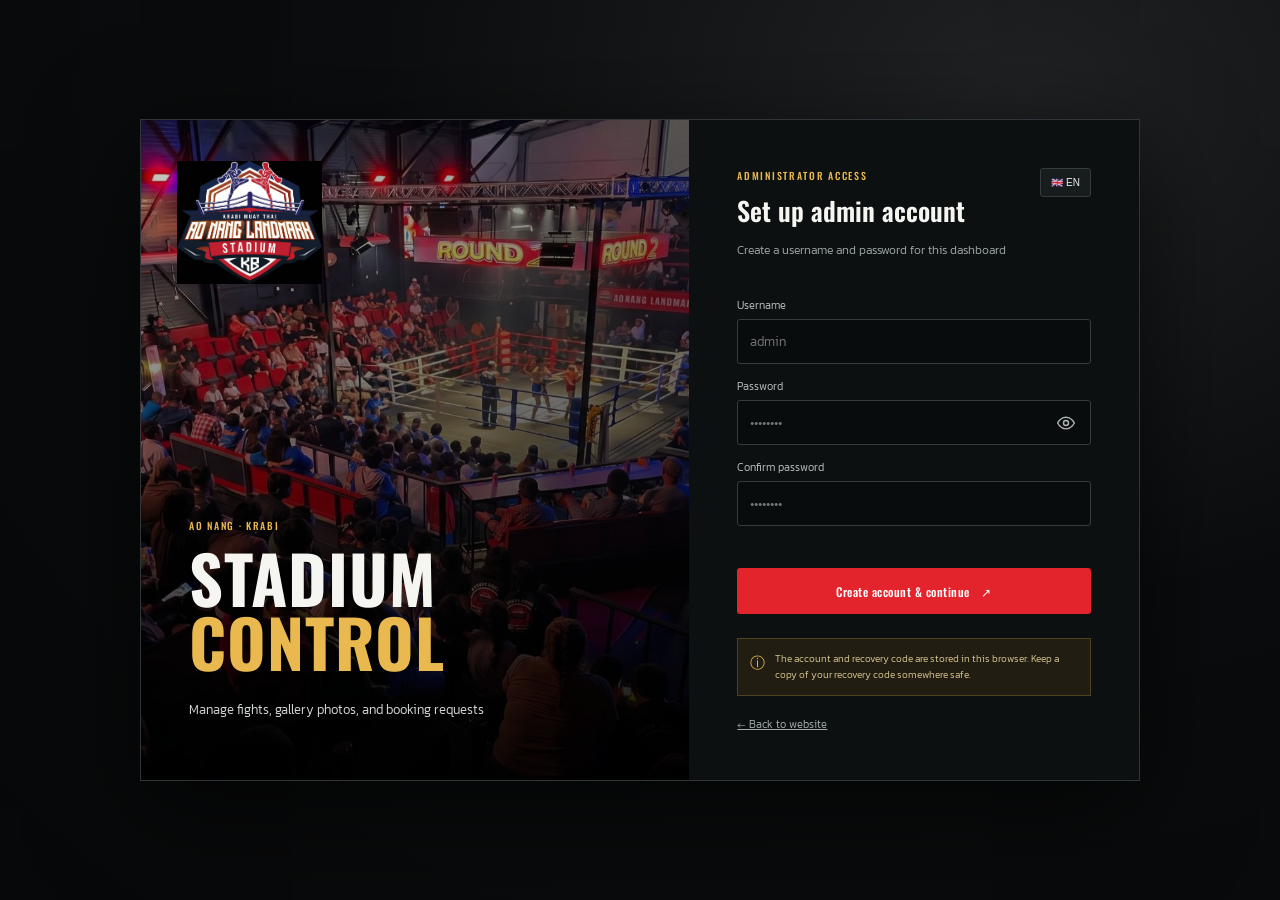
<file: admin/index.html>
<!DOCTYPE html>
<html lang="en">
<head>
<meta charset="UTF-8"><meta name="viewport" content="width=device-width, initial-scale=1.0"><base href="../">
<meta name="robots" content="noindex, nofollow, noarchive">
<title>Dashboard | Aonang Landmark Boxing Stadium</title>
<link rel="preconnect" href="https://fonts.googleapis.com"><link href="https://fonts.googleapis.com/css2?family=Kanit:wght@300;400;500;600;700&family=Oswald:wght@400;500;600;700&display=swap" rel="stylesheet">
<link rel="stylesheet" href="dashboard.css"><style>html.auth-pending body{visibility:hidden}</style><script>document.documentElement.classList.add('auth-pending')</script><script src="auth-guard.js"></script>
</head>
<body>
<aside class="sidebar"><a class="brand" href="index.html"><img src="logo.jpg" alt="Aonang Landmark"><span>STADIUM<br><small>MANAGEMENT</small></span></a><div class="side-label" data-th="เมนูหลัก" data-en="MAIN MENU">เมนูหลัก</div><button class="side-link active" data-view="overview"><span>▦</span><b data-th="ภาพรวม" data-en="Overview">ภาพรวม</b></button><button class="side-link" data-view="fights"><span>🥊</span><b data-th="ตารางแข่งขัน" data-en="Fight schedule">ตารางแข่งขัน</b></button><button class="side-link" data-view="bookings"><span>▤</span><b data-th="รายการจอง" data-en="Bookings">รายการจอง</b></button><button class="side-link" data-view="images"><span>▧</span><b data-th="จัดการรูปภาพ" data-en="Manage images">จัดการรูปภาพ</b></button><a class="side-link back-site" href="index.html"><span>↗</span><b data-th="กลับหน้าเว็บไซต์" data-en="View website">กลับหน้าเว็บไซต์</b></a><div class="sidebar-foot">AO NANG · KRABI</div></aside>
<main class="main"><header class="topbar"><div><div class="crumb" data-th="ระบบจัดการสนามมวย" data-en="STADIUM MANAGEMENT">ระบบจัดการสนามมวย</div><h1 id="pageTitle" data-th="ภาพรวม" data-en="Overview">ภาพรวม</h1></div><div class="top-actions"><button id="langToggle" class="lang">🇹🇭 TH</button><button id="logoutButton" class="logout" data-th="ออกจากระบบ" data-en="Log out">ออกจากระบบ</button></div></header>
<section class="view active" id="overview"><div class="welcome"><div><p class="eyebrow" data-th="ยินดีต้อนรับสู่แดชบอร์ด" data-en="WELCOME TO YOUR DASHBOARD">ยินดีต้อนรับสู่แดชบอร์ด</p><h2 data-th="จัดการค่ำคืนแห่งมวยไทย" data-en="Manage your fight nights">จัดการค่ำคืนแห่งมวยไทย</h2><p data-th="ดูภาพรวมรายการจองและจัดการตารางการแข่งขัน" data-en="Review bookings and manage the fight schedule">ดูภาพรวมรายการจองและจัดการตารางการแข่งขัน</p></div><span class="welcome-mark">✦</span></div>
<div class="metrics"><article class="metric"><span data-th="รายการแข่งขัน" data-en="Scheduled fights">รายการแข่งขัน</span><strong id="fightMetric">—</strong><small data-th="ในตารางปัจจุบัน" data-en="in current schedule">ในตารางปัจจุบัน</small></article><article class="metric"><span data-th="คำขอจองทั้งหมด" data-en="Total booking requests">คำขอจองทั้งหมด</span><strong id="bookingMetric">—</strong><small data-th="บันทึกในฐานข้อมูล D1" data-en="stored in D1 database">บันทึกในฐานข้อมูล D1</small></article><article class="metric"><span data-th="คำขอใหม่" data-en="New requests">คำขอใหม่</span><strong id="newMetric">—</strong><small data-th="รอตรวจสอบ" data-en="awaiting review">รอตรวจสอบ</small></article></div>
<div class="panel"><div class="panel-head"><div><p class="eyebrow" data-th="รายการถัดไป" data-en="UP NEXT">รายการถัดไป</p><h3 data-th="ตารางแข่งขัน" data-en="Fight schedule">ตารางแข่งขัน</h3></div><button class="text-button" data-goto="fights" data-th="จัดการตาราง →" data-en="Manage schedule →">จัดการตาราง →</button></div><div id="overviewFights" class="table-wrap"></div></div>
<div class="panel live-link-panel"><div class="panel-head"><div><p class="eyebrow" data-th="ตั้งค่าหน้าเว็บไซต์" data-en="WEBSITE SETTINGS">ตั้งค่าหน้าเว็บไซต์</p><h3 data-th="ลิงก์ YouTube Live" data-en="YouTube Live link">ลิงก์ YouTube Live</h3></div></div><label for="youtubeLiveUrl" data-th="วางลิงก์ YouTube Live หรือวิดีโอที่ต้องการแสดง" data-en="Paste the YouTube Live or video link to display">วางลิงก์ YouTube Live หรือวิดีโอที่ต้องการแสดง</label><div class="live-link-controls"><input id="youtubeLiveUrl" type="url" data-th-placeholder="เช่น https://www.youtube.com/live/…" data-en-placeholder="e.g. https://www.youtube.com/live/…" placeholder="e.g. https://www.youtube.com/live/…"><button class="primary" id="saveYoutubeLive" data-th="บันทึกลิงก์" data-en="Save link">บันทึกลิงก์</button></div><small id="youtubeLiveStatus" class="live-link-status" aria-live="polite"></small></div><div class="panel shared-schedule-panel"><div class="panel-head"><div><p class="eyebrow" data-th="ซิงก์ข้อมูลข้ามอุปกรณ์" data-en="CROSS-DEVICE SYNC">ซิงก์ข้อมูลข้ามอุปกรณ์</p><h3 data-th="เชื่อมตารางกับเซิร์ฟเวอร์" data-en="Connect schedule to server">เชื่อมตารางกับเซิร์ฟเวอร์</h3></div></div><label for="fightSyncToken" data-th="คีย์ผู้ดูแล Cloudflare" data-en="Cloudflare admin token">คีย์ผู้ดูแล Cloudflare</label><div class="live-link-controls"><input id="fightSyncToken" type="password" autocomplete="off" data-th-placeholder="กรอกคีย์ที่ตั้งไว้ใน Cloudflare Pages" data-en-placeholder="Enter the token configured in Cloudflare Pages" placeholder="Enter the token configured in Cloudflare Pages"><button class="primary" id="saveFightSyncToken" data-th="เชื่อมต่อ" data-en="Connect">เชื่อมต่อ</button></div><small id="fightSyncStatus" class="live-link-status" aria-live="polite"></small></div><div class="notice"><span>ⓘ</span><p data-th="หลังตั้งค่า D1, KV และเผยแพร่เว็บไซต์บน Cloudflare Pages แล้ว ให้กรอกคีย์ผู้ดูแลและกดเชื่อมต่อเพื่อใช้ข้อมูลตารางแข่งขัน รายการจอง ลิงก์ถ่ายทอดสด และรูปภาพร่วมกันทุกอุปกรณ์ การเปลี่ยนแปลงบนอุปกรณ์อื่นอาจใช้เวลาสักครู่จึงแสดง" data-en="After configuring D1, KV and deploying the site on Cloudflare Pages, enter the admin key and connect to share the schedule, booking requests, live stream link, and uploaded images across devices. Changes made on another device may take a short time to appear.">หลังตั้งค่า D1, KV และเผยแพร่เว็บไซต์บน Cloudflare Pages แล้ว ให้กรอกคีย์ผู้ดูแลและกดเชื่อมต่อเพื่อใช้ข้อมูลตารางแข่งขัน รายการจอง ลิงก์ถ่ายทอดสด และรูปภาพร่วมกันทุกอุปกรณ์ การเปลี่ยนแปลงบนอุปกรณ์อื่นอาจใช้เวลาสักครู่จึงแสดง</p></div></section>
<section class="view" id="fights"><div class="panel"><div class="panel-head"><div><p class="eyebrow" data-th="จัดการข้อมูลหน้าเว็บไซต์" data-en="MANAGE WEBSITE CONTENT">จัดการข้อมูลหน้าเว็บไซต์</p><h3 data-th="ตารางการแข่งขัน" data-en="Fight schedule">ตารางการแข่งขัน</h3></div><button class="primary" id="addFight" data-th="＋ เพิ่มรายการ" data-en="＋ Add event">＋ เพิ่มรายการ</button></div><div id="fightTable" class="table-wrap"></div></div></section>
<section class="view" id="bookings"><div class="panel"><div class="panel-head"><div><p class="eyebrow" data-th="คำขอจากหน้า Booking" data-en="REQUESTS FROM BOOKING PAGE">คำขอจากหน้า Booking</p><h3 data-th="รายการจอง" data-en="Booking requests">รายการจอง</h3></div><div class="search-wrap"><button class="secondary" id="refreshBookings" type="button">↻ รีเฟรชจาก D1</button><input id="bookingSearch" placeholder="ค้นหาชื่อ / Search name"><select id="bookingFilter"><option value="all" data-th="ทั้งหมด" data-en="All">ทั้งหมด</option><option value="new" data-th="ใหม่" data-en="New">ใหม่</option><option value="pending_payment" data-th="รอชำระเงิน" data-en="Awaiting payment">รอชำระเงิน</option><option value="reviewed" data-th="ตรวจสอบแล้ว" data-en="Reviewed">ตรวจสอบแล้ว</option></select></div></div><small id="bookingSyncStatus" class="live-link-status" aria-live="polite">ยังไม่ได้โหลดข้อมูลจาก D1</small><div id="bookingTable" class="table-wrap"></div><div id="emptyBookings" class="empty hidden"><span>▤</span><b data-th="ยังไม่มีคำขอจอง" data-en="No booking requests yet">ยังไม่มีคำขอจอง</b><small data-th="เมื่อมีคำขอจอง รายการจะถูกโหลดจากฐานข้อมูล D1" data-en="Booking requests stored in D1 will appear here">เมื่อมีคำขอจอง รายการจะถูกโหลดจากฐานข้อมูล D1</small></div></div></section>
<section class="view" id="images"><div class="image-intro"><p class="eyebrow" data-th="อัปเดตภาพบนหน้าเว็บไซต์" data-en="UPDATE YOUR WEBSITE PHOTOS">อัปเดตภาพบนหน้าเว็บไซต์</p><h2 data-th="จัดการรูปภาพ" data-en="Manage photos">จัดการรูปภาพ</h2><p data-th="เลือกรูปใหม่ ตรวจดูตัวอย่าง แล้วบันทึกเพื่อแสดงบนเว็บไซต์" data-en="Choose a new photo, preview it, then save it to the website">เลือกรูปใหม่ ตรวจดูตัวอย่าง แล้วบันทึกเพื่อแสดงบนเว็บไซต์</p></div><div class="image-panel"><div class="panel-head"><div><p class="eyebrow">UPCOMING FIGHTS</p><h3 data-th="รูปนักชก" data-en="Fighter portraits">รูปนักชก</h3></div></div><div class="image-grid" id="fighterImages"></div></div><div class="image-panel"><div class="panel-head"><div><p class="eyebrow">FIGHT NIGHT GALLERY</p><h3 data-th="รูปภาพในแกลเลอรี" data-en="Gallery photos">รูปภาพในแกลเลอรี</h3></div></div><div class="image-grid gallery-image-grid" id="fightGalleryImages"></div></div>
<div class="image-panel"><div class="panel-head"><div><p class="eyebrow">TRAINING GALLERY</p><h3 data-th="ภาพหมวดฝึกซ้อม" data-en="Training gallery">ภาพหมวดฝึกซ้อม</h3></div></div><div class="image-grid gallery-image-grid" id="trainingGalleryImages"></div></div>
<div class="image-panel"><div class="panel-head"><div><p class="eyebrow">STADIUM GALLERY</p><h3 data-th="ภาพหมวดสนามมวย" data-en="Stadium gallery">ภาพหมวดสนามมวย</h3></div></div><div class="image-grid gallery-image-grid" id="stadiumGalleryImages"></div></div><div class="notice"><span>ⓘ</span><p data-th="รูปที่อัปโหลดจะเก็บในเบราว์เซอร์นี้และใช้แสดงหน้าเว็บไซต์เดียวกัน เมื่อเปิดจากเครื่องอื่นหรือเผยแพร่เว็บไซต์ จะต้องย้ายรูปไปยังไฟล์เว็บไซต์หรือเชื่อมต่อพื้นที่จัดเก็บออนไลน์" data-en="Uploaded photos are stored in this browser and used on this website in the same browser. To share them across devices or after publishing, move them into the website files or connect online storage.">รูปที่อัปโหลดจะเก็บในเบราว์เซอร์นี้และใช้แสดงหน้าเว็บไซต์เดียวกัน เมื่อเปิดจากเครื่องอื่นหรือเผยแพร่เว็บไซต์ จะต้องย้ายรูปไปยังไฟล์เว็บไซต์หรือเชื่อมต่อพื้นที่จัดเก็บออนไลน์</p></div></section>
<dialog class="fight-dialog" id="fightDialog"><form id="fightForm"><div class="dialog-head"><div><p class="eyebrow" id="fightFormEyebrow" data-th="ข้อมูลรายการแข่งขัน" data-en="EVENT DETAILS">ข้อมูลรายการแข่งขัน</p><h2 id="fightFormTitle" data-th="เพิ่มรายการแข่งขัน" data-en="Add event">เพิ่มรายการแข่งขัน</h2></div><button class="dialog-close" type="button" id="closeFightDialog" aria-label="Close">×</button></div><input type="hidden" id="fightId"><label for="fightTitle" data-th="ชื่อรายการ" data-en="Event name">ชื่อรายการ</label><input id="fightTitle" name="title" type="text" required maxlength="100" placeholder="เช่น Muay Thai Fight Night"><div class="dialog-fields"><div><label for="fightDateInput" data-th="วันที่แข่งขัน" data-en="Event date">วันที่แข่งขัน</label><input id="fightDateInput" name="date" type="date" required></div><div><label for="fightTypeInput" data-th="ประเภทการแข่งขัน" data-en="Event type">ประเภทการแข่งขัน</label><select id="fightTypeInput" name="type"><option value="main" data-th="คู่เอก (Main Event)" data-en="Main event">คู่เอก (Main Event)</option><option value="co-main" data-th="คู่รอง (Co-main)" data-en="Co-main event">คู่รอง (Co-main)</option><option value="local" data-th="มวยท้องถิ่น (Local Fight)" data-en="Local fight">มวยท้องถิ่น (Local Fight)</option></select></div><div><label for="fightStatusInput" data-th="สถานะ" data-en="Status">สถานะ</label><select id="fightStatusInput" name="status"><option value="upcoming" data-th="กำลังจะมาถึง" data-en="Upcoming">กำลังจะมาถึง</option><option value="live" data-th="ถ่ายทอดสด" data-en="Live">ถ่ายทอดสด</option><option value="completed" data-th="จบการแข่งขัน" data-en="Completed">จบการแข่งขัน</option><option value="cancelled" data-th="ยกเลิก" data-en="Cancelled">ยกเลิก</option></select></div></div><label for="fightDescription" data-th="รายละเอียดรายการ" data-en="Event details">รายละเอียดรายการ</label><textarea id="fightDescription" name="description" rows="3" maxlength="500" placeholder="รายละเอียดคู่ชก เวลา หรือข้อมูลเพิ่มเติม"></textarea><label for="fightImageInput" data-th="รูปภาพรายการ" data-en="Event photo">รูปภาพรายการ</label><div class="fight-image-select"><div id="fightImagePreview" class="fight-form-preview"></div><div class="fight-file-controls"><input id="fightImageInput" type="file" accept="image/jpeg,image/png,image/webp"><button class="secondary" type="button" id="resetFightImage" data-th="ใช้รูปเริ่มต้น" data-en="Use default photo">ใช้รูปเริ่มต้น</button></div></div><div class="dialog-actions"><button class="secondary" type="button" id="cancelFightForm" data-th="ยกเลิก" data-en="Cancel">ยกเลิก</button><button class="primary" type="submit" data-th="บันทึกรายการ" data-en="Save event">บันทึกรายการ</button></div></form></dialog>
<footer>AO NANG LANDMARK BOXING STADIUM <span>·</span> ADMIN DASHBOARD</footer></main><div id="toast" class="toast"></div><script src="image-store.js"></script><script src="auth.js"></script><script src="fight-sync.js"></script><script src="dashboard.js"></script><script src="dashboard-live.js"></script><script src="dashboard-images.js"></script>
</body></html>
</file>
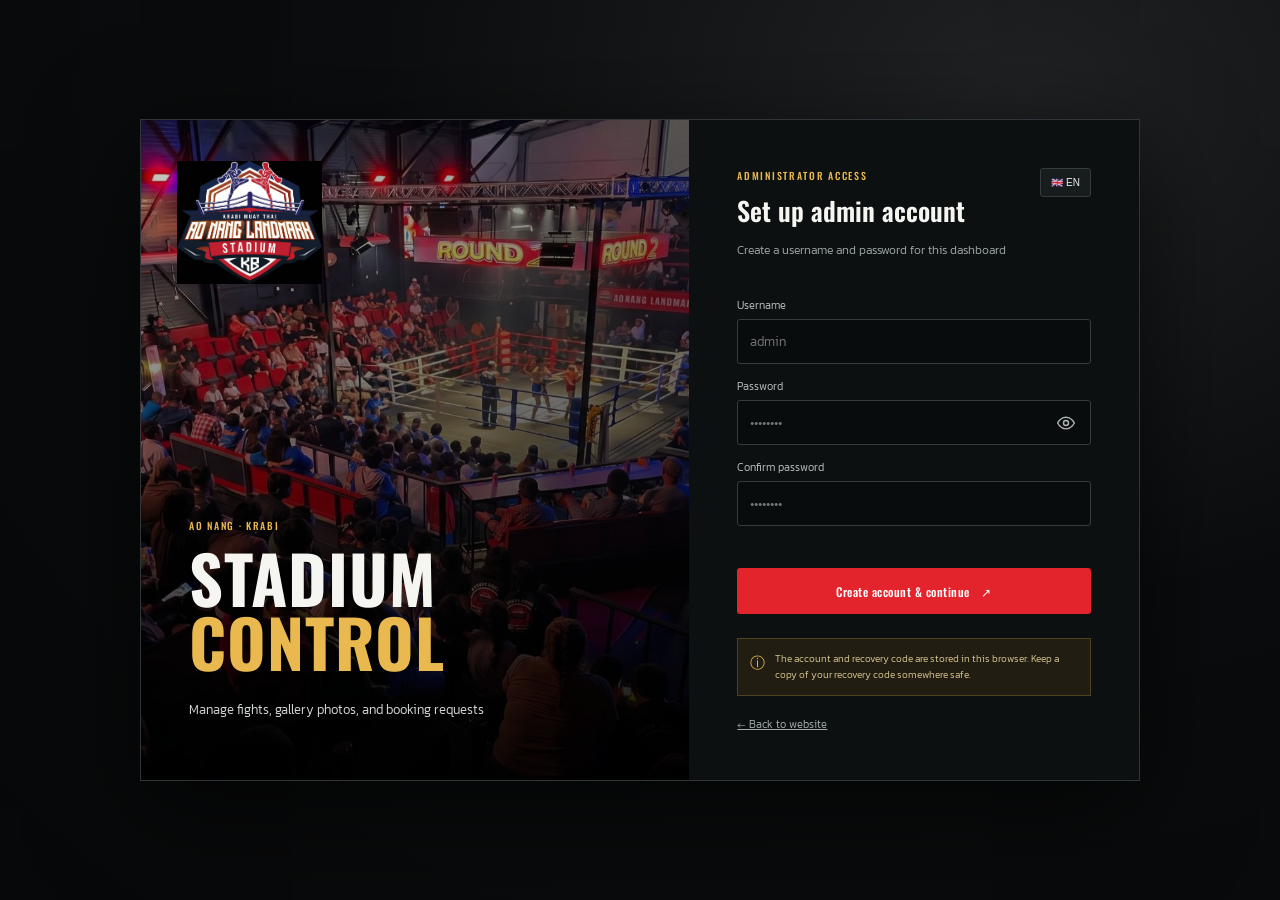
<file: login.html>
<!doctype html><html lang="en"><head><meta charset="utf-8"><meta name="viewport" content="width=device-width,initial-scale=1"><meta name="robots" content="noindex, nofollow, noarchive"><title>Admin Login | Aonang Landmark Boxing Stadium</title><link rel="preconnect" href="https://fonts.googleapis.com"><link href="https://fonts.googleapis.com/css2?family=Kanit:wght@300;400;500;600;700&family=Oswald:wght@400;500;600;700&display=swap" rel="stylesheet"><link rel="stylesheet" href="auth.css"></head><body class="login-page"><main class="login-shell"><section class="login-brand"><div class="brand-shade"></div><a href="index.html" class="brand-logo"><img src="logo.jpg" alt="Aonang Landmark Boxing Stadium"></a><p class="eyebrow">AO NANG · KRABI</p><h1>STADIUM<br><em>CONTROL</em></h1><p data-th="จัดการตารางแข่งขัน รูปภาพ และรายการจอง" data-en="Manage fights, gallery photos, and booking requests">จัดการตารางแข่งขัน รูปภาพ และรายการจอง</p></section><section class="login-card"><div class="login-top"><div><p class="eyebrow" data-th="พื้นที่ผู้ดูแลระบบ" data-en="ADMINISTRATOR ACCESS">พื้นที่ผู้ดูแลระบบ</p><h2 id="formTitle">เข้าสู่ระบบ</h2></div><button id="loginLang" type="button">🇹🇭 TH</button></div><p class="login-intro" id="formIntro">กรอกชื่อผู้ใช้และรหัสผ่านเพื่อเข้าแดชบอร์ด</p><form id="authForm"><label for="username" data-th="ชื่อผู้ใช้" data-en="Username">ชื่อผู้ใช้</label><input id="username" autocomplete="username" required minlength="3" placeholder="admin"><div id="loginFields"><label for="password" data-th="รหัสผ่าน" data-en="Password">รหัสผ่าน</label><div class="password-wrap"><input id="password" type="password" autocomplete="current-password" required minlength="8" placeholder="••••••••"><button id="togglePassword" class="password-toggle" type="button" aria-label="แสดงรหัสผ่าน" aria-pressed="false"><svg class="eye-open" viewBox="0 0 24 24" aria-hidden="true"><path d="M2 12s3.6-7 10-7 10 7 10 7-3.6 7-10 7S2 12 2 12Z"/><circle cx="12" cy="12" r="3"/></svg><svg class="eye-closed hidden" viewBox="0 0 24 24" aria-hidden="true"><path d="m3 3 18 18M10.6 10.6a2 2 0 0 0 2.8 2.8"/><path d="M9.9 5.2A10.8 10.8 0 0 1 12 5c6.4 0 10 7 10 7a14.8 14.8 0 0 1-3.1 3.8M6.2 6.2C3.5 8 2 12 2 12s3.6 7 10 7c1.4 0 2.7-.4 3.8-1"/></svg></button></div><div id="confirmWrap" class="hidden"><label for="confirmPassword" data-th="ยืนยันรหัสผ่าน" data-en="Confirm password">ยืนยันรหัสผ่าน</label><input id="confirmPassword" type="password" autocomplete="new-password" minlength="8" placeholder="••••••••"></div></div><div id="recoveryFields" class="hidden"><label for="recoveryCode" data-th="รหัสสำรอง" data-en="Recovery code">รหัสสำรอง</label><input id="recoveryCode" autocomplete="off" maxlength="29" placeholder="XXXX-XXXX-XXXX-XXXX"><label for="newPassword" data-th="รหัสผ่านใหม่" data-en="New password">รหัสผ่านใหม่</label><input id="newPassword" type="password" autocomplete="new-password" minlength="8" placeholder="••••••••"><label for="newPasswordConfirm" data-th="ยืนยันรหัสผ่านใหม่" data-en="Confirm new password">ยืนยันรหัสผ่านใหม่</label><input id="newPasswordConfirm" type="password" autocomplete="new-password" minlength="8" placeholder="••••••••"></div><p id="authError" class="auth-error" role="alert"></p><button id="submitAuth" class="login-submit" type="submit">เข้าสู่ระบบ <span>↗</span></button><button id="forgotPassword" class="forgot-link" type="button" data-th="ลืมรหัสผ่าน? ใช้รหัสสำรอง" data-en="Forgot password? Use recovery code">ลืมรหัสผ่าน? ใช้รหัสสำรอง</button><button id="backToLogin" class="forgot-link hidden" type="button" data-th="← กลับเข้าสู่ระบบ" data-en="← Back to login">← กลับเข้าสู่ระบบ</button></form><div class="login-note"><span>ⓘ</span><p data-th="บัญชีและรหัสกู้คืนเก็บในเบราว์เซอร์นี้เท่านั้น กรุณาจดรหัสสำรองเก็บไว้นอกเครื่อง" data-en="The account and recovery code are stored in this browser. Keep a copy of your recovery code somewhere safe.">บัญชีและรหัสกู้คืนเก็บในเบราว์เซอร์นี้เท่านั้น กรุณาจดรหัสสำรองเก็บไว้นอกเครื่อง</p></div><a class="back-home" href="index.html" data-th="← กลับสู่เว็บไซต์" data-en="← Back to website">← กลับสู่เว็บไซต์</a></section></main><dialog id="recoveryDialog" class="recovery-dialog"><p class="eyebrow" data-th="เก็บรหัสนี้ไว้ให้ปลอดภัย" data-en="SAVE THIS CODE SAFELY">เก็บรหัสนี้ไว้ให้ปลอดภัย</p><h2 data-th="รหัสกู้คืนบัญชี" data-en="Account recovery code">รหัสกู้คืนบัญชี</h2><p data-th="จดหรือคัดลอกรหัสนี้ไว้ หากลืมรหัสผ่านต้องใช้รหัสนี้เพื่อรีเซ็ต" data-en="Write down or copy this code. You’ll need it to reset a forgotten password.">จดหรือคัดลอกรหัสนี้ไว้ หากลืมรหัสผ่านต้องใช้รหัสนี้เพื่อรีเซ็ต</p><code id="recoveryCodeDisplay"></code><div class="recovery-actions"><button type="button" id="copyRecovery" class="copy-code" data-th="คัดลอกรหัส" data-en="Copy code">คัดลอกรหัส</button><button type="button" id="continueRecovery" class="login-submit" data-th="บันทึกแล้ว ดำเนินการต่อ" data-en="Saved, continue">บันทึกแล้ว ดำเนินการต่อ</button></div></dialog><script src="auth.js"></script></body></html>
</file>
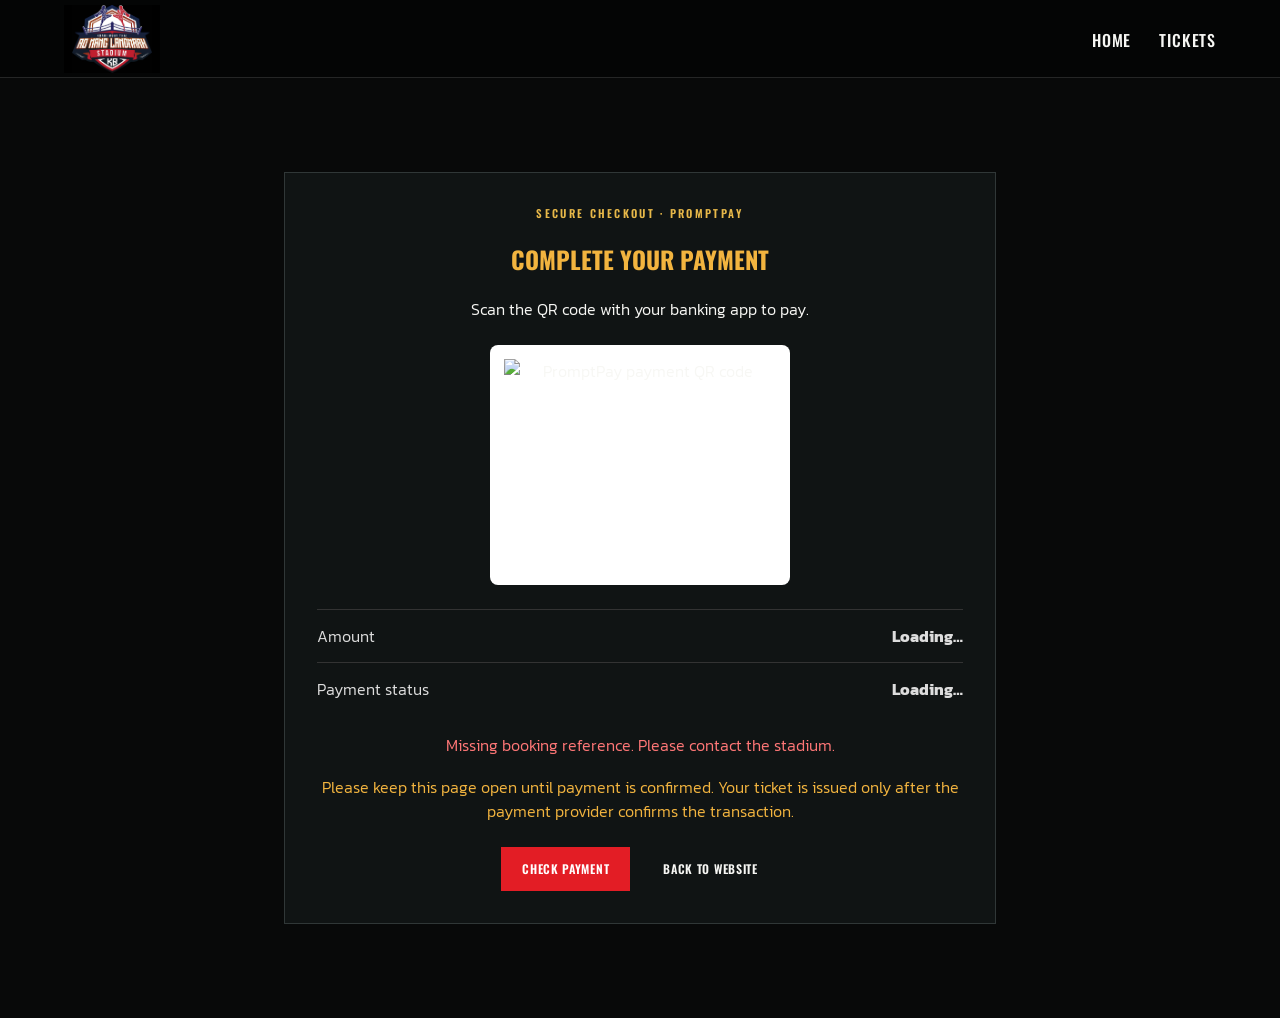
<file: payment.html>
<!DOCTYPE html>
<html lang="en"><head><meta charset="UTF-8"><meta name="viewport" content="width=device-width,initial-scale=1">
<title>Payment | Aonang Landmark Boxing Stadium</title>
<link rel="preconnect" href="https://fonts.googleapis.com"><link href="https://fonts.googleapis.com/css2?family=Kanit:wght@300;400;500;600;700&family=Oswald:wght@400;500;600;700&display=swap" rel="stylesheet"><link rel="stylesheet" href="style.css">
<style>
.payment-wrap{max-width:760px;margin:70px auto;padding:24px}.payment-card{background:#101414;border:1px solid #303737;padding:32px;text-align:center}.payment-card h1{font-family:Oswald,sans-serif;color:#f2b43f}.payment-qr{display:block;width:min(300px,100%);height:auto;min-height:240px;object-fit:contain;background:#fff;padding:14px;margin:24px auto;border-radius:8px}.payment-meta{display:flex;justify-content:space-between;gap:16px;border-top:1px solid #333;padding:14px 0;color:#ddd}.payment-note{color:#f2b43f}.payment-actions{display:flex;justify-content:center;gap:12px;flex-wrap:wrap;margin-top:24px}.payment-actions button,.payment-actions a{padding:12px 20px}.payment-status{color:#6de0ad;margin:18px 0}.payment-error{color:#ff7777}
</style></head><body id="top">
<header class="site-header"><a class="brand" href="index.html"><img class="brand-logo" src="logo.jpg" alt="Aonang Landmark Boxing Stadium"></a><nav class="main-nav"><a class="nav-link" href="index.html">HOME</a><a class="nav-link" href="tickets.html">TICKETS</a></nav></header>
<main class="payment-wrap"><section class="payment-card">
<p class="eyebrow">SECURE CHECKOUT · PROMPTPAY</p><h1>COMPLETE YOUR PAYMENT</h1><p id="paymentIntro">Scan the QR code with your banking app to pay.</p>
<img id="paymentQr" class="payment-qr" alt="PromptPay payment QR code" hidden>
<div class="payment-meta"><span>Amount</span><strong id="paymentAmount">Loading…</strong></div>
<div class="payment-meta"><span>Payment status</span><strong id="paymentState">Loading…</strong></div>
<p id="paymentStatus" class="payment-status" role="status" aria-live="polite">Checking payment…</p>
<p class="payment-note">Please keep this page open until payment is confirmed. Your ticket is issued only after the payment provider confirms the transaction.</p>
<div class="payment-actions"><button id="checkPayment" class="btn btn-red" type="button">CHECK PAYMENT</button><a class="btn" href="index.html">BACK TO WEBSITE</a></div>
</section></main>
<script src="payment.js"></script></body></html>
</file>
<file: auth.css>
:root{--bg:#090b0c;--panel:#111516;--line:#2b3335;--gold:#e9b94f;--red:#e4242c}*{box-sizing:border-box}body{margin:0;min-height:100vh;background:radial-gradient(ellipse at 80% 10%,#202122 0,#0a0c0d 45%,#070809 100%);color:#f5f5f1;font-family:'Kanit',sans-serif;font-weight:300;display:grid;place-items:center;padding:24px}.login-shell{display:grid;grid-template-columns:1fr .82fr;width:min(1000px,100%);min-height:590px;border:1px solid #303638;background:#0d1011;box-shadow:0 28px 100px #0009}.login-brand{position:relative;overflow:hidden;display:flex;flex-direction:column;justify-content:flex-end;padding:48px;background:linear-gradient(0deg,rgba(0,0,0,.9),rgba(0,0,0,.15)),url('BG.jpg') center/cover}.brand-shade{position:absolute;inset:0;background:linear-gradient(90deg,transparent,rgba(0,0,0,.25))}.brand-logo,.login-brand .eyebrow,.login-brand h1,.login-brand>p:last-child{position:relative}.brand-logo{position:absolute;top:30px;left:36px;width:145px;height:145px}.brand-logo img{width:100%;height:100%;object-fit:contain}.login-brand .eyebrow{margin:0 0 12px}.login-brand h1{font:700 clamp(42px,6vw,66px)/.97 'Oswald';margin:0 0 14px;letter-spacing:1px}.login-brand h1 em{font-style:normal;color:var(--gold)}.login-brand>p:last-child{font-size:13px;color:#d2d6d4}.login-card{padding:48px;display:flex;flex-direction:column;justify-content:center}.login-top{display:flex;align-items:flex-start;justify-content:space-between}.eyebrow{font:500 10px 'Oswald';letter-spacing:1.7px;color:var(--gold);margin:0 0 8px}.login-top h2{font:600 26px 'Oswald';margin:0}.login-top button{background:#171c1d;border:1px solid #353d3e;color:#eee;padding:8px 10px;border-radius:3px;cursor:pointer;font-size:10px}.login-intro{color:#9ca6a6;font-size:12px;margin:11px 0 24px}.login-card label{display:block;color:#b9c1c1;font-size:11px;margin:14px 0 6px}.login-card input{width:100%;background:#090c0d;color:#fff;border:1px solid #343c3e;padding:12px;border-radius:3px;font:300 13px 'Kanit'}.login-card input:focus{outline:1px solid var(--gold);border-color:var(--gold)}.login-submit{margin-top:16px;width:100%;height:46px;border:0;border-radius:3px;background:var(--red);color:#fff;font:500 12px 'Oswald';letter-spacing:.5px;cursor:pointer}.login-submit:disabled{opacity:.6;cursor:wait}.login-submit span{margin-left:8px}.auth-error{min-height:18px;margin:8px 0 0;color:#ff8b91;font-size:11px}.login-note{display:flex;align-items:flex-start;gap:10px;padding:12px;margin-top:24px;background:#211d12;border:1px solid #51421f;color:#d7c58e;font-size:10px;line-height:1.6}.login-note span{color:var(--gold);font-size:15px}.login-note p{margin:0}.back-home{display:inline-block;margin-top:20px;color:#a3adad;font-size:11px}.back-home:hover{color:var(--gold)}.hidden{display:none!important}@media(max-width:700px){body{padding:14px}.login-shell{grid-template-columns:1fr;max-width:470px}.login-brand{min-height:230px;padding:26px}.brand-logo{top:12px;left:auto;right:14px;width:105px;height:105px}.login-brand h1{font-size:42px}.login-card{padding:28px 25px}.login-brand>p:last-child{max-width:240px}}@media(max-width:380px){.login-card{padding:22px 18px}}

.password-wrap{position:relative}.login-card .password-wrap input{padding-right:48px}.password-toggle{position:absolute;right:8px;top:50%;transform:translateY(-50%);display:grid;place-items:center;width:34px;height:34px;padding:6px;background:transparent;border:0;color:#aeb8b8;cursor:pointer}.password-toggle:hover{color:var(--gold)}.password-toggle:focus-visible{outline:1px solid var(--gold);border-radius:3px}.password-toggle svg{width:20px;height:20px;fill:none;stroke:currentColor;stroke-width:1.7;stroke-linecap:round;stroke-linejoin:round}.password-toggle .hidden{display:none}
.recovery-dialog{width:min(450px,calc(100vw - 28px));padding:26px;border:1px solid #51421f;background:#111516;color:#f4f5f1;box-shadow:0 24px 90px #0009}.recovery-dialog::backdrop{background:rgba(0,0,0,.78);backdrop-filter:blur(3px)}.recovery-dialog h2{font:600 23px 'Oswald';margin:0 0 8px}.recovery-dialog>p:not(.eyebrow){font-size:12px;line-height:1.7;color:#b8c0bf}.recovery-dialog code{display:block;margin:18px 0;padding:15px 10px;background:#080a0b;border:1px dashed var(--gold);color:var(--gold);text-align:center;font:600 clamp(15px,4vw,21px) 'Oswald';letter-spacing:2px;overflow-wrap:anywhere}.recovery-actions{display:grid;gap:9px}.recovery-actions .login-submit{margin:0}.copy-code{background:#171d1e;border:1px solid #394142;color:#ddd;padding:10px;border-radius:3px;cursor:pointer;font:400 11px 'Kanit'}.forgot-link{display:block;margin:13px auto 0;background:transparent;border:0;color:#d6b45f;text-decoration:underline;text-underline-offset:3px;font:300 11px 'Kanit';cursor:pointer}.forgot-link:hover{color:#ffe19a}
</file>
<file: style.css>
*{box-sizing:border-box} :root{--bg:#080909;--panel:#111313;--gold:#e7b849;--red:#e31d25;--muted:#a7a7a7;--line:#303131}html{scroll-behavior:smooth;scroll-padding-top:82px}body{margin:0;background:var(--bg);color:#f7f7f4;font-family:'Kanit',sans-serif;font-weight:300}a{color:inherit;text-decoration:none}button,input,textarea,select{font:inherit}.site-header{height:78px;position:sticky;top:0;z-index:20;display:flex;align-items:center;justify-content:space-between;padding:0 clamp(18px,5vw,78px);background:rgba(5,6,6,.96);border-bottom:1px solid #252626;backdrop-filter:blur(12px)}.brand{display:flex;flex-direction:column;line-height:1}.brand-mark{font-size:14px;letter-spacing:5px;color:var(--gold);margin-bottom:3px}.brand-name{font:700 19px 'Oswald',sans-serif;letter-spacing:.5px;color:var(--gold)}.brand-sub{font:500 10px 'Oswald',sans-serif;letter-spacing:3px;margin-top:4px}.main-nav{display:flex;align-items:center;gap:clamp(13px,2.2vw,31px)}.nav-link{font:500 12px 'Oswald',sans-serif;letter-spacing:.8px;padding:30px 0 27px;position:relative}.nav-link:after{content:"";position:absolute;bottom:17px;left:0;width:0;height:3px;background:var(--red);transition:.2s}.nav-link:hover:after,.nav-link.active:after{width:100%}.language-btn{background:transparent;border:0;color:#ddd;font-size:12px;cursor:pointer}.menu-toggle{display:none;background:none;color:white;border:1px solid #555;border-radius:5px;padding:7px 10px}.hero{min-height:660px;position:relative;display:flex;align-items:center;background:#171717 url('BG.jpg') center 36%/cover no-repeat;isolation:isolate}.hero-overlay{position:absolute;inset:0;background:linear-gradient(90deg,rgba(0,0,0,.94) 0%,rgba(0,0,0,.7) 39%,rgba(0,0,0,.15) 75%),linear-gradient(0deg,#080909 0%,transparent 28%,rgba(0,0,0,.12) 100%);z-index:-1}.hero-content{padding:70px clamp(22px,8vw,125px) 120px;max-width:800px}.eyebrow{font:600 11px 'Oswald',sans-serif;letter-spacing:2.3px;color:var(--gold);margin:0 0 13px}.eyebrow span{display:inline-block;width:26px;height:2px;background:var(--red);vertical-align:middle;margin-right:8px}.hero h1{font:700 clamp(44px,7vw,88px)/.98 'Oswald',sans-serif;letter-spacing:-1.5px;margin:0 0 18px;text-shadow:0 3px 22px #000}.hero h1 em,.section-heading h2 em,.training-banner h2 em,.contact-banner h2 em,.contact-details h3 em,.contact-form h3 em{font-style:normal;color:var(--gold)}.hero h1 span{font-size:.48em;letter-spacing:1px}.hero-copy{font-size:17px;line-height:1.7;color:#ddd}.hero-actions{display:flex;gap:12px;flex-wrap:wrap;margin-top:25px}.btn{display:inline-flex;align-items:center;justify-content:center;gap:14px;min-height:44px;padding:0 20px;border:1px solid transparent;font:600 12px 'Oswald',sans-serif;letter-spacing:.7px;cursor:pointer;transition:.2s}.btn-red{background:var(--red);color:white}.btn-red:hover{background:#ff343b;transform:translateY(-2px)}.btn-outline{border-color:#aaa;background:rgba(0,0,0,.35)}.btn-outline:hover{border-color:var(--gold);color:var(--gold)}.hero-badge{position:absolute;right:8%;bottom:140px;border:1px solid rgba(231,184,73,.7);padding:17px 22px;text-align:center;background:rgba(0,0,0,.35);transform:rotate(4deg)}.hero-badge span,.hero-badge small{display:block;font:500 9px 'Oswald',sans-serif;letter-spacing:2px}.hero-badge strong{display:block;font:700 29px 'Oswald',sans-serif;color:var(--gold)}.hero-badge small{margin-top:4px;color:#ccc}.hero-bottom{position:absolute;bottom:0;left:0;right:0;display:grid;grid-template-columns:repeat(3,1fr);padding:18px clamp(20px,8vw,125px);background:rgba(5,6,6,.91);border-top:1px solid #3b3321;gap:18px}.hero-bottom>div{display:flex;align-items:center;gap:12px}.feature-icon{font-size:26px;color:var(--gold)}.hero-bottom p{margin:0;display:flex;flex-direction:column}.hero-bottom strong{font:500 12px 'Oswald',sans-serif;letter-spacing:.6px}.hero-bottom small{font-size:11px;color:#aaa;margin-top:4px}.section{padding:75px 0}.container{width:min(1160px,88%);margin:0 auto}.upcoming{padding:70px max(6%,calc((100% - 1160px)/2));background:#0b0c0c}.section-heading{display:flex;justify-content:space-between;align-items:end;gap:20px;margin-bottom:30px}.section-heading h2,.training-banner h2,.contact-banner h2{font:700 clamp(32px,4.5vw,48px)/1.1 'Oswald',sans-serif;margin:0;letter-spacing:.3px}.text-link{font:500 12px 'Oswald',sans-serif;color:var(--gold);padding-bottom:7px}.fight-cards{display:grid;grid-template-columns:1fr 1fr;gap:18px}.fight-card{display:grid;grid-template-columns:62px 1fr 38px 1fr;align-items:center;gap:12px;border:1px solid #35312a;padding:16px;background:linear-gradient(130deg,#171818,#0b0c0c);position:relative;min-height:160px}.fight-card:before{content:"";position:absolute;top:-1px;left:-1px;width:45px;height:3px;background:var(--red)}.fight-date{text-align:center;border-right:1px solid #444;padding-right:10px;display:flex;flex-direction:column}.fight-date b{font:700 28px 'Oswald';color:var(--gold)}.fight-date span{font:600 12px 'Oswald'}.fight-date small{font-size:10px;color:#999}.fighter{text-align:center;font:500 10px 'Oswald';color:#ddd}.fighter-photo{height:78px;background-size:cover;background-position:center;margin-bottom:8px;filter:saturate(.85)}.fighter-one{background-image:url('https://images.unsplash.com/photo-1564415051543-cb73a7464d4a?auto=format&fit=crop&w=300&q=80')}.fighter-two{background-image:url('https://images.unsplash.com/photo-1599058917212-d750089bc07e?auto=format&fit=crop&w=300&q=80')}.fighter-three{background-image:url('https://images.unsplash.com/photo-1517438322307-e67111335449?auto=format&fit=crop&w=300&q=80')}.fighter-four{background-image:url('https://images.unsplash.com/photo-1583473848882-f9a5bc7fd2ee?auto=format&fit=crop&w=300&q=80')}.vs{font:700 18px 'Oswald';color:var(--red);text-align:center}.fight-info{grid-column:2/-1;border-top:1px solid #292929;padding-top:10px;display:flex;justify-content:space-between;gap:8px;font:500 10px 'Oswald';letter-spacing:.5px}.fight-booking-btn{grid-column:2/-1;justify-self:end;min-height:34px;padding:0 14px;font-size:10px}.fight-info span{color:var(--gold)}.demo-note{font-size:11px;color:#858585;margin-top:18px}.dark-section{background:linear-gradient(180deg,#111313,#080909);border-top:1px solid #242424;border-bottom:1px solid #242424}.section-intro{font-size:14px;color:#aaa;margin:10px 0 0}.live-pill{font:500 11px 'Oswald';border:1px solid #494949;padding:9px 12px;white-space:nowrap}.live-pill i,.live-dot{display:inline-block;width:7px;height:7px;background:var(--red);border-radius:50%;margin-right:7px;box-shadow:0 0 10px var(--red)}.live-grid{display:grid;grid-template-columns:1.45fr 1fr;gap:25px}.video-placeholder{border:1px solid #343434;background:#050606}.video-screen{aspect-ratio:16/9;display:flex;align-items:center;justify-content:center;position:relative;background:linear-gradient(0deg,rgba(0,0,0,.45),rgba(0,0,0,.1)),url('BG.jpg') center/cover}.video-screen:after{content:"";position:absolute;inset:0;border:1px solid rgba(231,184,73,.2)}.play-button{width:70px;height:70px;border-radius:50%;display:grid;place-items:center;padding-left:4px;background:var(--red);font-size:22px;box-shadow:0 0 0 10px #ffffff20;z-index:1}.screen-label{position:absolute;bottom:18px;left:20px;font:500 12px 'Oswald';letter-spacing:1px}.screen-label b{color:var(--gold);font-size:20px}.video-caption{padding:14px 18px;font:500 11px 'Oswald';letter-spacing:.8px}.video-caption small{display:block;font:300 11px 'Kanit';color:#888;margin-top:5px}.live-list{border:1px solid #333;padding:20px}.live-list h3{font:600 18px 'Oswald';margin:0 0 16px}.live-list article{display:flex;align-items:center;gap:14px;padding:13px 0;border-top:1px solid #2b2b2b}.live-list time{font:700 22px 'Oswald';color:var(--gold);text-align:center;line-height:1}.live-list time small{font-size:10px;color:#aaa}.live-list article div{flex:1;display:flex;flex-direction:column}.live-list article b{font-size:13px;font-weight:500}.live-list article div small{font-size:11px;color:#888}.tag{font:500 9px 'Oswald';letter-spacing:.5px;padding:6px 8px;background:#252727;color:#bbb;white-space:nowrap}.tag.red{background:#4b1114;color:#ff777b}.full{width:100%;margin-top:15px}.filter-row,.gallery-filters{display:flex;gap:9px;flex-wrap:wrap;margin:0 0 20px}.filter-btn{background:#161818;color:#aaa;border:1px solid #333;border-radius:2px;padding:10px 17px;font:500 11px 'Oswald';letter-spacing:.5px;cursor:pointer}.filter-btn:hover,.filter-btn.selected{background:var(--red);border-color:var(--red);color:#fff}.schedule-table{border:1px solid #333}.schedule-row{display:grid;grid-template-columns:58px .9fr 2.2fr .9fr .9fr;gap:16px;align-items:center;padding:17px 20px;border-top:1px solid #2a2a2a;background:#101212}.schedule-head{border-top:0;background:#1a1c1c;color:#aaa;font:500 10px 'Oswald';letter-spacing:1px}.date-cell,.event-cell{display:flex;flex-direction:column}.date-cell b{font:600 15px 'Oswald';color:var(--gold)}.date-cell small,.event-cell small{font-size:11px;color:#888}.event-cell b{font-size:14px;font-weight:500}.status{font:500 10px 'Oswald';color:#b8b8b8}.training-section{background:#0a0b0b}.training-banner{padding:72px 0;background:linear-gradient(90deg,#080909 0%,rgba(0,0,0,.8) 44%,rgba(0,0,0,.25)),url('training-banner.png') center 42%/cover no-repeat;border-bottom:1px solid #2b2b2b}.training-banner .container{padding:10px 0}.training-banner h2{margin-bottom:15px}.training-banner p:not(.eyebrow){line-height:1.8;color:#ddd;margin-bottom:22px}.program-grid{display:grid;grid-template-columns:repeat(4,1fr);gap:14px}.program-card{position:relative;padding:24px 20px 22px;background:linear-gradient(145deg,#191b1b,#0e1010);border:1px solid #343434;min-height:250px;overflow:hidden}.program-card:before{content:"";position:absolute;top:0;left:0;width:40px;height:3px;background:var(--red)}.program-number{position:absolute;right:15px;top:8px;font:700 42px 'Oswald';color:#242626}.program-icon{font-size:27px;position:relative}.program-card h3{font:600 19px 'Oswald';color:var(--gold);margin:20px 0 9px}.program-card p{font-size:12px;line-height:1.8;color:#aaa;min-height:66px}.program-card>a{font:500 10px 'Oswald';letter-spacing:1px;color:white;border-bottom:1px solid var(--red);padding-bottom:5px}.gallery-grid{display:grid;grid-template-columns:repeat(3,1fr);grid-auto-rows:220px;gap:13px}.gallery-item{position:relative;border:1px solid #3b3b3b;background-size:cover;background-position:center;cursor:pointer;overflow:hidden;text-align:left}.gallery-item:before{content:"";position:absolute;inset:0;background:linear-gradient(0deg,rgba(0,0,0,.88),transparent 65%);transition:.25s}.gallery-item:hover:before{background:linear-gradient(0deg,rgba(0,0,0,.8),rgba(227,29,37,.15))}.gallery-item span{position:absolute;bottom:17px;left:17px;right:17px;font:600 14px 'Oswald';letter-spacing:.7px}.gallery-item span b{float:right;color:var(--gold)}.contact-banner{padding:70px 0;text-align:center;background:linear-gradient(0deg,rgba(0,0,0,.78),rgba(0,0,0,.4)),url('BG.jpg') center 55%/cover}.contact-banner p:last-child{color:#ddd}.contact-grid{display:grid;grid-template-columns:1fr 1fr;gap:70px;padding-top:65px;padding-bottom:70px}.contact-details h3,.contact-form h3{font:600 26px 'Oswald';margin:0 0 28px}.contact-line{display:flex;gap:16px;padding:16px 0;border-bottom:1px solid #2b2b2b}.contact-line>span{font-size:23px;color:var(--gold);width:25px}.contact-line b{font:500 11px 'Oswald';letter-spacing:1px;color:var(--gold)}.contact-line p{font-size:13px;line-height:1.7;color:#bbb;margin:5px 0 0}.contact-line small{font-size:10px;color:#777}.social-links{display:flex;gap:10px;margin-top:24px}.social-links a{display:grid;place-items:center;width:35px;height:35px;border:1px solid #484848;color:var(--gold);font-weight:600}.social-links a:hover{background:var(--red);color:#fff}.contact-form{background:#121414;border:1px solid #343434;padding:28px}.contact-form h3{margin-bottom:22px}.contact-form label{display:block;font:500 10px 'Oswald';letter-spacing:.7px;color:#bbb;margin:14px 0 7px}.contact-form input,.contact-form textarea,.contact-form select{width:100%;background:#080909;color:#eee;border:1px solid #383a3a;padding:12px;outline:none;border-radius:0;font-size:12px}.contact-form input:focus,.contact-form textarea:focus,.contact-form select:focus{border-color:var(--gold)}.contact-form textarea{resize:vertical}.form-note{font-size:10px;color:#777;line-height:1.6}.site-footer{position:relative;text-align:center;padding:35px 20px 30px;border-top:1px solid #2c2c2c;background:#050606}.footer-brand{font:700 17px 'Oswald';color:var(--gold);letter-spacing:.5px}.footer-brand span{display:block;color:#ddd;font-size:10px;letter-spacing:3px}.site-footer p{font:500 10px 'Oswald';letter-spacing:2px;color:#888}.site-footer small{font-size:10px;color:#666}.back-top{position:absolute;right:5%;top:48%;font:500 10px 'Oswald';color:var(--gold)}.hidden{display:none!important}
@media(max-width:900px){.site-header{padding:0 22px}.main-nav{gap:14px}.nav-link{font-size:11px}.hero-badge{right:5%;bottom:130px}.fight-card{grid-template-columns:48px 1fr 25px 1fr;gap:7px;padding:12px}.fight-info{font-size:9px}.program-grid{grid-template-columns:repeat(2,1fr)}.contact-grid{gap:30px}.schedule-row{grid-template-columns:58px .9fr 2fr .9fr .9fr;padding:14px;gap:10px}}
@media(max-width:680px){html{scroll-padding-top:70px}.site-header{height:70px}.brand-name{font-size:17px}.menu-toggle{display:block}.main-nav{display:none;position:absolute;top:69px;left:0;right:0;background:#090a0a;border-bottom:1px solid #333;padding:10px 22px 20px;flex-direction:column;align-items:stretch;gap:0}.main-nav.open{display:flex}.nav-link{padding:13px 0;border-bottom:1px solid #202222}.nav-link:after{bottom:0}.language-btn{text-align:left;padding:13px 0}.hero{min-height:680px;background-position:58% center}.hero-content{padding:55px 22px 170px}.hero h1{font-size:clamp(46px,13vw,68px)}.hero-copy{font-size:15px}.hero-badge{right:22px;bottom:125px;transform:scale(.75) rotate(4deg);transform-origin:right bottom}.hero-bottom{grid-template-columns:1fr;gap:9px;padding:12px 22px}.hero-bottom>div{gap:10px}.feature-icon{font-size:20px}.hero-bottom strong{font-size:10px}.hero-bottom small{font-size:10px}.section,.upcoming{padding:48px 0}.upcoming{padding-left:6%;padding-right:6%}.container{width:88%}.section-heading{align-items:flex-start;flex-direction:column;margin-bottom:23px}.section-heading h2,.training-banner h2,.contact-banner h2{font-size:35px}.fight-cards{grid-template-columns:1fr}.fight-card{min-height:145px}.live-grid{grid-template-columns:1fr}.live-pill{align-self:flex-start}.schedule-head{display:none}.schedule-row{grid-template-columns:58px 1fr auto;gap:8px;padding:15px}.schedule-row>.schedule-photo{grid-column:1;grid-row:1/3}.date-cell{grid-column:2;grid-row:1}.event-cell{grid-column:2;grid-row:2}.schedule-row>.tag{grid-column:3;grid-row:1;justify-self:end}.schedule-row>.status{grid-column:3;grid-row:2;justify-self:end}.training-banner{padding:55px 0;background-position:58% center}.program-grid{grid-template-columns:1fr 1fr;gap:10px}.program-card{padding:20px 14px;min-height:250px}.program-card h3{font-size:17px}.program-card p{font-size:11px}.gallery-grid{grid-template-columns:repeat(2,1fr);grid-auto-rows:160px;gap:9px}.gallery-item span{font-size:11px;left:10px;bottom:12px}.contact-banner{padding:55px 0}.contact-grid{grid-template-columns:1fr;gap:40px;padding-top:45px;padding-bottom:45px}.contact-form{padding:20px}.back-top{position:static;display:block;margin-top:16px}.fight-info{font-size:9px}.text-link{padding:0}.demo-note{line-height:1.7}}
@media(max-width:380px){.program-grid{grid-template-columns:1fr}.gallery-grid{grid-auto-rows:135px}.fight-date b{font-size:23px}.fight-card{grid-template-columns:42px 1fr 20px 1fr}.hero-actions .btn{padding:0 12px;font-size:10px}}

/* Booking page */
.nav-booking{padding:10px 14px!important;border:1px solid #8f191d;color:#fff;background:linear-gradient(135deg,#e31d25,#a90f16);letter-spacing:1px}.nav-booking:after{display:none}.nav-booking:hover,.nav-booking.active{background:#f02a31;color:#fff}.booking-hero{min-height:300px;display:flex;align-items:center;position:relative;background:linear-gradient(90deg,rgba(0,0,0,.92),rgba(0,0,0,.38)),linear-gradient(0deg,#080909,transparent 55%),url('BG.jpg') center 38%/cover;border-bottom:1px solid #352a18}.booking-hero-content{width:min(1160px,88%);margin:0 auto;padding:54px 0}.booking-hero h1{font:700 clamp(36px,6vw,64px)/1.05 'Oswald',sans-serif;margin:0 0 10px;letter-spacing:.2px}.booking-hero h1 em{font-style:normal;color:var(--gold)}.booking-hero-content>p:not(.eyebrow){color:#ddd;margin:0;font-size:15px}.booking-meta{display:flex;gap:22px;margin-top:22px;color:#ddd;font-size:12px}.booking-meta span:first-letter{color:var(--gold)}.booking-layout{display:grid;grid-template-columns:minmax(0,1.65fr) minmax(280px,.85fr);gap:46px;align-items:start;padding-top:52px;padding-bottom:80px}.booking-main{min-width:0}.booking-step{display:flex;align-items:center;gap:14px;margin-bottom:23px}.booking-step>span{width:42px;height:42px;border:1px solid #5f4b23;color:var(--gold);display:grid;place-items:center;font:600 18px 'Oswald';background:#15130e}.booking-step h2,.booking-summary h2{font:600 23px 'Kanit',sans-serif;margin:0}.booking-step .eyebrow{margin-bottom:3px}.booking-type-switch{display:grid;grid-template-columns:1fr 1fr;gap:10px;margin-bottom:28px}.booking-type{min-height:54px;background:#121414;border:1px solid #383a3a;color:#bbb;cursor:pointer;font-weight:500;transition:.2s}.booking-type:hover,.booking-type.active{background:#261416;border-color:var(--red);color:#fff;box-shadow:inset 0 -2px var(--red)}.booking-fieldset{border:0;padding:0;margin:0}.booking-fieldset>label,.guest-fields label{display:flex;justify-content:space-between;align-items:center;color:#eee;font-size:13px;font-weight:500;margin:19px 0 9px}.booking-fieldset>label span{font-size:10px;color:#888;font-weight:300}.booking-fieldset select,.booking-fieldset input[type=date],.guest-fields input,.guest-fields select{width:100%;background:#111313;color:#eee;border:1px solid #363939;padding:13px 14px;border-radius:0;outline:none;min-height:47px}.booking-fieldset select:focus,.booking-fieldset input:focus,.guest-fields input:focus,.guest-fields select:focus{border-color:var(--gold)}.ticket-options{display:grid;gap:9px}.ticket-option{min-height:77px;display:flex;align-items:center;gap:14px;padding:12px 15px;background:#111313;border:1px solid #323535;cursor:pointer;transition:.18s}.ticket-option:hover,.ticket-option.selected{border-color:#9b272b;background:linear-gradient(100deg,#241315,#111313)}.ticket-option input{accent-color:var(--red)}.ticket-icon{font-size:20px;color:var(--gold);width:22px;text-align:center}.ticket-desc{display:flex;flex:1;flex-direction:column;gap:2px}.ticket-desc b{font:600 14px 'Oswald';letter-spacing:.7px}.ticket-desc small{font-size:11px;color:#999}.ticket-option>strong{font:600 17px 'Oswald';color:var(--gold);white-space:nowrap}.ticket-option>strong small{font:300 10px 'Kanit';color:#888}.quantity-control{height:46px;display:flex;align-items:center;width:max-content;border:1px solid #383a3a;background:#111313}.quantity-control button{width:43px;height:44px;color:var(--gold);background:transparent;border:0;font-size:21px;cursor:pointer}.quantity-control input{width:48px;height:44px;text-align:center;border:0;border-left:1px solid #383a3a;border-right:1px solid #383a3a;background:transparent;color:#fff;font-weight:500;appearance:textfield}.quantity-control input::-webkit-inner-spin-button,.quantity-control input::-webkit-outer-spin-button{appearance:none;margin:0}.quantity-control>span{padding:0 12px;color:#888;font-size:10px;white-space:nowrap}.attendee-step{margin:39px 0 18px;padding-top:27px;border-top:1px solid #282b2b}.guest-fields{display:grid;grid-template-columns:1fr 1fr;gap:0 14px}.guest-fields label{margin-top:8px}.guest-fields input::placeholder{color:#696969}.booking-consent{display:flex;align-items:center;gap:10px;margin:24px 0 17px;color:#aaa;font-size:11px}.booking-consent input{accent-color:var(--red);width:16px;height:16px}.booking-submit{width:100%;height:52px;font-size:14px}.booking-disclaimer{font-size:10px;line-height:1.7;color:#747777}.booking-message{display:none;padding:14px 16px;margin-top:12px;border:1px solid #a78331;background:#19160d;color:#f0d48a;font-size:12px;line-height:1.7}.booking-message.visible{display:block}.booking-summary{position:sticky;top:102px;padding:25px 23px;background:linear-gradient(150deg,#171919,#0e1010);border:1px solid #383a39;box-shadow:0 14px 40px #0005}.booking-summary:before{content:"";display:block;width:45px;height:3px;background:var(--red);position:absolute;top:-1px;left:-1px}.booking-summary>.eyebrow{margin-bottom:5px}.booking-summary h2{margin-bottom:22px}.summary-event{display:flex;align-items:center;gap:13px;padding-bottom:19px;border-bottom:1px solid #343636}.summary-thumb{width:68px;height:58px;flex:none;background:linear-gradient(0deg,#0008,#0002),url('BG.jpg') center/cover}.summary-event>div:last-child{display:flex;flex-direction:column;gap:4px}.summary-event b{font:600 13px 'Oswald';letter-spacing:.5px}.summary-event small{color:#aaa;font-size:11px}.summary-line,.summary-total{display:flex;justify-content:space-between;align-items:center;gap:12px;padding:14px 0;border-bottom:1px solid #292c2c;color:#aaa;font-size:12px}.summary-line b{color:#eee;font-size:13px}.summary-total{border:0;color:#ddd;margin-top:4px}.summary-total strong{font:600 24px 'Oswald';color:var(--gold)}.summary-caption{font-size:10px;color:#777;line-height:1.6;margin:0 0 20px}.summary-perks{padding:15px 0;border-top:1px solid #2d3030;border-bottom:1px solid #2d3030}.summary-perks p{display:flex;gap:9px;align-items:center;margin:8px 0;color:#aaa;font-size:11px}.summary-perks span{color:var(--gold)}.summary-help{display:block;margin-top:18px;color:#aaa;font-size:11px}.summary-help b{float:right;color:var(--gold);font-weight:500}.training-fields.hidden{display:none}
@media(max-width:900px){.booking-layout{gap:25px;grid-template-columns:minmax(0,1.4fr) minmax(250px,.8fr)}.main-nav{gap:11px}.nav-link{font-size:10px}.nav-booking{padding:8px 10px!important}}
@media(max-width:680px){.booking-hero{min-height:260px;background-position:58% center}.booking-hero-content{padding:42px 0}.booking-hero h1{font-size:clamp(34px,9vw,48px)}.booking-meta{gap:14px;flex-wrap:wrap}.booking-layout{grid-template-columns:1fr;padding-top:35px;padding-bottom:50px;gap:28px}.booking-summary{position:static;grid-row:1}.booking-main{grid-row:2}.booking-type-switch{gap:7px}.booking-type{font-size:12px}.booking-summary{padding:20px}.guest-fields{grid-template-columns:1fr}.ticket-option{gap:9px;padding:10px}.ticket-option>strong{font-size:15px}.ticket-desc small{font-size:10px}.quantity-control>span{font-size:9px}.booking-step h2{font-size:20px}}

.language-btn{white-space:nowrap;padding:7px 9px;border:1px solid #514421;color:var(--gold);font:600 11px 'Oswald',sans-serif;letter-spacing:.5px}.language-btn:hover{border-color:var(--gold);color:#fff}
@media(max-width:680px){.language-btn{align-self:flex-start;margin-top:8px}}

.brand{flex-direction:row;align-items:center;line-height:1;flex:0 0 auto}.brand-logo{display:block;width:96px;height:68px;object-fit:contain;background:#000}.footer-brand img{display:block;width:145px;height:122px;object-fit:contain;margin:0 auto}.footer-brand{display:inline-block}
@media(max-width:680px){.brand-logo{width:84px;height:64px}.footer-brand img{width:125px;height:105px}}.whatsapp-float{position:fixed;z-index:30;right:22px;bottom:22px;display:flex;align-items:center;gap:10px;padding:10px 16px 10px 10px;border-radius:50px;background:#19a953;color:#fff;box-shadow:0 8px 26px #0008;font:600 11px 'Oswald';letter-spacing:.5px;transition:.2s}.whatsapp-float:hover{background:#20c566;transform:translateY(-3px)}.whatsapp-float .whatsapp-icon{width:37px;height:37px;background:#fff;color:#19a953}.contact-map.container{margin-top:0;margin-bottom:64px}.contact-map h3{font:600 20px 'Oswald';margin:0;color:#fff}.contact-map iframe{border-radius:2px}
@media(max-width:680px){.whatsapp-float{right:13px;bottom:13px;padding-right:13px}.whatsapp-float span:last-child{font-size:10px}.contact-map.container{margin-bottom:45px}}
/* Fight card portraits supplied for the main and co-main events */
.fighter-photo{height:112px;background-color:#f3f2ef;background-position:center 18%;border:1px solid #383838;filter:none}.fighter-one{background-image:url('Upcoming%20Fights/CO%20RED.jpg')}.fighter-two{background-image:url('Upcoming%20Fights/CO%20BLUE.jpg')}.fighter-three{background-image:url('Upcoming%20Fights/MP%20RED.jpg')}.fighter-four{background-image:url('Upcoming%20Fights/MP%20BLUE.jpg')}
@media(max-width:680px){.fighter-photo{height:96px;background-position:center 16%}}
.gallery-carousel{position:relative}.gallery-slides{position:relative}.gallery-carousel .gallery-item{display:none;width:100%;height:min(58vw,560px);min-height:280px;background-size:cover;background-position:center;border:1px solid #393b3b}.gallery-carousel .gallery-item.is-active{display:block;animation:galleryFade .45s ease}.gallery-carousel .gallery-item span{font-size:16px;left:24px;bottom:22px}.gallery-controls{display:flex;align-items:center;justify-content:center;gap:15px;margin-top:16px}.gallery-arrow{display:grid;place-items:center;width:42px;height:42px;border-radius:50%;border:1px solid #4b4d4d;background:#111313;color:var(--gold);font-size:28px;line-height:1;cursor:pointer;transition:.2s}.gallery-arrow:hover{background:var(--red);border-color:var(--red);color:#fff}.gallery-dots{display:flex;align-items:center;gap:8px}.gallery-dot{width:9px;height:9px;padding:0;border:0;border-radius:50%;background:#555;cursor:pointer;transition:.2s}.gallery-dot[aria-current="true"]{width:25px;border-radius:10px;background:var(--red)}.gallery-count{min-width:38px;color:#888;font:500 11px 'Oswald';text-align:center}.gallery-carousel .gallery-item:focus-visible,.gallery-arrow:focus-visible,.gallery-dot:focus-visible{outline:2px solid var(--gold);outline-offset:3px}@keyframes galleryFade{from{opacity:.45}to{opacity:1}}@media(max-width:680px){.gallery-carousel .gallery-item{height:62vw;min-height:230px}.gallery-carousel .gallery-item span{left:13px;bottom:14px;font-size:13px}.gallery-controls{gap:10px}.gallery-arrow{width:38px;height:38px}}@media(prefers-reduced-motion:reduce){.gallery-carousel .gallery-item.is-active{animation:none}}
.gallery-g3{background-image:url('Gallery/Fight%20night/G3.jpg')}.gallery-g4{background-image:url('Gallery/Fight%20night/G4.jpg')}.gallery-g5{background-image:url('Gallery/Fight%20night/G5.jpg')}.gallery-g6{background-image:url('Gallery/Fight%20night/G6.jpg')}

.gallery-g1{background-image:url('Gallery/Fight%20night/G1.jpg')}.gallery-g2{background-image:url('Gallery/Fight%20night/G2.jpg')}

.gallery-st1{background-image:url('Gallery/Stadium/ST1.jpg')}.gallery-st2{background-image:url('Gallery/Stadium/ST2.jpg')}.gallery-st3{background-image:url('Gallery/Stadium/ST3.jpg')}.gallery-st4{background-image:url('Gallery/Stadium/ST4.jpg')}.gallery-st5{background-image:url('Gallery/Stadium/ST5.jpg')}.gallery-st6{background-image:url('Gallery/Stadium/ST6.jpg')}

.gallery-tr1{background-image:url('Gallery/Traning/TR1.jpg')}.gallery-tr2{background-image:url('Gallery/Traning/TR2.jpg')}.gallery-tr3{background-image:url('Gallery/Traning/TR3.jpg')}.gallery-tr4{background-image:url('Gallery/Traning/TR4.jpg')}.gallery-tr5{background-image:url('Gallery/Traning/TR5.jpg')}.gallery-tr6{background-image:url('Gallery/Traning/TR6.jpg')}
.dashboard-link{position:absolute;left:5%;top:48%;font:500 10px 'Oswald';color:#888}.dashboard-link:hover{color:var(--gold)}@media(max-width:680px){.dashboard-link{position:static;display:block;margin-top:12px}}

.schedule-photo,.admin-schedule-photo{width:54px;height:68px;background-size:cover;background-position:center 18%;border:1px solid #444}.schedule-row.schedule-head{grid-template-columns:58px 1fr 2.2fr .9fr .9fr}.admin-schedule-photo{margin-bottom:6px}.schedule-photo-input{max-width:108px;color:#aaa;font:9px 'Kanit'}.schedule-photo-input::file-selector-button{background:#222829;color:#eee;border:1px solid #394142;border-radius:3px;padding:5px 6px;cursor:pointer;font:9px 'Kanit'}@media(max-width:680px){.schedule-row.schedule-head{display:none}.schedule-photo{width:50px;height:64px}}


/* Paired red/blue corner portraits in the fight schedule */
.schedule-row.schedule-head{grid-template-columns:112px 1fr 2.2fr .9fr .9fr}
.schedule-row:not(.schedule-head){grid-template-columns:112px 1fr 2.2fr .9fr .9fr}
.schedule-photo-pair,.admin-schedule-pair{display:flex;gap:5px;align-items:flex-start}
.schedule-photo-pair{grid-column:1;grid-row:1/3}
.schedule-photo{position:relative;width:53px;height:68px;flex:0 0 53px}
.schedule-photo::after{content:attr(data-corner-label);position:absolute;left:2px;right:2px;bottom:2px;text-align:center;font:600 8px 'Oswald',sans-serif;letter-spacing:.4px;color:#fff;background:rgba(0,0,0,.75);padding:1px 0}
.schedule-photo.red-corner{border-color:#d64343}.schedule-photo.blue-corner{border-color:#4c82dd}
.admin-schedule-pair>div{width:70px}.corner-label{display:block;font:600 9px 'Oswald',sans-serif;margin-bottom:3px}.red-label{color:#ff6868}.blue-label{color:#76a8ff}.admin-schedule-pair .admin-schedule-photo{width:62px;height:70px}
.admin-schedule-pair .schedule-photo-input{width:70px;max-width:70px;font-size:8px}
@media(max-width:680px){.schedule-row:not(.schedule-head){grid-template-columns:108px 1fr auto}.schedule-row.schedule-head{grid-template-columns:108px 1fr 2.2fr .9fr .9fr}.schedule-photo-pair{grid-column:1;grid-row:1/3}.schedule-photo{width:51px;height:64px;flex-basis:51px}}


/* Booking action for each row in the fight schedule. */
.schedule-row.schedule-head{grid-template-columns:112px 1fr 2.2fr .9fr .9fr auto}
.schedule-row:not(.schedule-head){grid-template-columns:112px 1fr 2.2fr .9fr .9fr auto}
.schedule-book{display:inline-flex;align-items:center;justify-content:center;gap:6px;padding:8px 11px;border:1px solid var(--red);background:var(--red);color:#fff;font:600 10px 'Oswald',sans-serif;letter-spacing:.5px;white-space:nowrap;transition:background .2s,transform .2s}
.schedule-book:hover{background:#ff343b;transform:translateY(-1px)}
@media(max-width:680px){.schedule-row:not(.schedule-head){grid-template-columns:108px 1fr auto}.schedule-row .schedule-book{grid-column:2/4;grid-row:3;justify-self:start;margin-top:5px}}






/* Responsive YouTube player in the LIVE STREAMING frame. */
.video-screen.live-video-screen{aspect-ratio:16/9;overflow:hidden;background:#050606}
.live-video-screen iframe{position:absolute;inset:0;width:100%;height:100%;display:block;border:0}

/* Let pointer and touch input pass through the decorative frame to YouTube controls. */
.video-screen.live-video-screen:after{pointer-events:none}


.live-schedule-empty{margin:18px 0;color:#9ca6a6;font-size:12px}

.visitor-counter{display:flex;flex-direction:column;align-items:center;gap:5px;margin:15px auto 12px}.visitor-label{font:500 9px 'Oswald',sans-serif;letter-spacing:2px;color:#888}.visitor-counter strong{font:700 24px 'Oswald',sans-serif;letter-spacing:4px;color:var(--gold);font-variant-numeric:tabular-nums}@media(max-width:680px){.visitor-counter{margin:13px auto 10px}.visitor-counter strong{font-size:22px}}

..booking-success-popup[hidden]{display:none}.booking-success-popup:not([hidden]){position:fixed;inset:0;z-index:1000;display:grid;place-items:center;padding:18px;background:rgba(0,0,0,.78)}.booking-success-card{width:min(420px,100%);padding:30px 28px;background:#111414;color:#f7f7f4;border:1px solid #725a29;box-shadow:0 24px 80px #000b;text-align:center;animation:booking-pop-in .2s ease-out}.booking-success-mark{width:48px;height:48px;display:grid;place-items:center;margin:0 auto 14px;border-radius:50%;background:#173a26;color:#78dc9a;font:700 25px 'Oswald',sans-serif;border:1px solid #2e7549}.booking-success-card p{margin:0;font:500 15px/1.8 'Kanit',sans-serif;color:#f1e7c9}@keyframes booking-pop-in{from{opacity:0;transform:translateY(8px) scale(.97)}to{opacity:1;transform:translateY(0) scale(1)}}
/* Tickets listing page */
.tickets-hero{min-height:390px;position:relative;display:flex;align-items:center;overflow:hidden;background:linear-gradient(90deg,rgba(5,6,6,.96),rgba(5,6,6,.67) 55%,rgba(5,6,6,.25)),linear-gradient(0deg,#080909,transparent 55%),url('BG.jpg') center 42%/cover;border-bottom:1px solid #332817}.tickets-hero-inner{position:relative;z-index:1;width:min(1160px,88%);margin:0 auto;padding:65px 0}.tickets-hero h1{font:700 clamp(48px,8vw,88px)/1.02 'Oswald',sans-serif;letter-spacing:.5px;margin:8px 0 12px}.tickets-hero h1 em,.tickets-section h2 em,.ticket-seating h2 em,.tickets-faq h2 em{color:var(--gold);font-style:normal}.tickets-hero-inner>p:not(.eyebrow){color:#ddd;font-size:16px;margin:0 0 25px}.tickets-hero-stamp{position:absolute;right:max(6%,calc((100% - 1160px)/2));bottom:44px;width:132px;height:132px;border:1px solid #b18a39;border-radius:50%;display:flex;flex-direction:column;align-items:center;justify-content:center;transform:rotate(7deg);background:#08090999;color:#fff}.tickets-hero-stamp span,.tickets-hero-stamp small{font:500 9px 'Oswald';letter-spacing:1.8px;color:#cbb16c}.tickets-hero-stamp b{font:700 25px 'Oswald';color:var(--gold)}.tickets-section{padding-top:68px;padding-bottom:76px}.tickets-live{display:flex;gap:9px;align-items:center;border:1px solid #383a3a;padding:11px 14px;color:#ddd;font:500 10px 'Oswald';letter-spacing:.8px}.tickets-live i,.ticket-status.live:before{width:7px;height:7px;border-radius:50%;background:var(--red);box-shadow:0 0 12px var(--red);display:inline-block}.ticket-months{display:flex;gap:8px;overflow:auto;padding:0 0 16px;margin:0 0 10px;border-bottom:1px solid #303333;scrollbar-width:thin}.ticket-month{flex:none;min-height:40px;padding:0 17px;background:#111313;border:1px solid #333;color:#aaa;font:500 11px 'Oswald';letter-spacing:.6px;cursor:pointer}.ticket-month:hover,.ticket-month.selected{color:#fff;border-color:var(--red);background:#281315}.ticket-events{display:grid;gap:13px}.ticket-event{display:grid;grid-template-columns:72px 158px minmax(0,1fr) auto;gap:20px;align-items:center;min-height:174px;padding:18px 20px;background:linear-gradient(110deg,#151818,#0d0f0f);border:1px solid #303333;position:relative;transition:border-color .2s,transform .2s}.ticket-event:hover{border-color:#705b31;transform:translateY(-2px)}.ticket-date{display:flex;flex-direction:column;align-items:center;justify-content:center;min-height:94px;border-right:1px solid #373939;padding-right:16px}.ticket-date b{font:700 37px/.95 'Oswald';color:var(--gold)}.ticket-date span{font:600 12px 'Oswald';letter-spacing:1.5px;color:#eee;margin-top:5px}.ticket-date small{font:400 10px 'Oswald';color:#888;margin-top:2px}.ticket-fighters{display:flex;align-items:center;justify-content:center;gap:9px}.ticket-fighter-photo{width:60px;height:90px;background-color:#242626;background-size:cover;background-position:center 18%;border:1px solid #424444}.ticket-fighter-photo.red{border-color:#bd343b}.ticket-fighter-photo.blue{border-color:#427bc3}.ticket-fighters figure,.ticket-fighters>div{margin:0;text-align:center}.ticket-fighters small{display:block;color:#999;font:500 8px 'Oswald';letter-spacing:.4px;margin-top:5px}.ticket-vs{font:600 11px 'Oswald';color:#777}.ticket-event-details{min-width:0}.ticket-event-type{display:inline-flex;align-items:center;padding:4px 8px;margin-bottom:7px;background:#3b2d13;color:#e5c265;font:600 9px 'Oswald';letter-spacing:.7px}.ticket-event-details h3{margin:0 0 4px;color:#fff;font:600 21px 'Kanit',sans-serif;line-height:1.3}.ticket-event-details>p{margin:0;color:#999;font-size:12px;line-height:1.6}.ticket-event-meta{display:flex;gap:15px;flex-wrap:wrap;margin-top:12px;color:#aaa;font-size:10px}.ticket-event-action{display:flex;flex-direction:column;align-items:flex-end;gap:13px}.ticket-event-action .btn{min-width:142px;min-height:43px;padding:0 15px;font-size:11px}.ticket-status{color:#ddd;font:500 9px 'Oswald';letter-spacing:.8px}.ticket-status.live{color:#ff7378}.ticket-empty{padding:55px 20px;text-align:center;color:#aaa;border:1px dashed #424444}.ticket-seating{padding:67px 0 60px;background:linear-gradient(180deg,#111313,#0a0b0b);border-top:1px solid #252828;border-bottom:1px solid #252828}.ticket-tier-grid{display:grid;grid-template-columns:repeat(3,1fr);gap:15px}.ticket-tier{position:relative;padding:28px 25px 25px;background:#111313;border:1px solid #333838;min-height:226px}.ticket-tier.featured{border-color:#9c762c;background:linear-gradient(140deg,#211b0f,#111313 68%)}.tier-icon{font-size:22px;color:var(--gold)}.ticket-tier .eyebrow{margin:14px 0 4px}.ticket-tier h3{margin:0;font:600 25px 'Oswald';color:#fff;letter-spacing:.6px}.ticket-tier>p:not(.eyebrow){color:#aaa;font-size:12px;line-height:1.7;min-height:42px;margin:9px 0 16px}.ticket-tier .text-link{font:600 10px 'Oswald';letter-spacing:.6px;color:var(--gold)}.tickets-note{color:#777;font-size:10px;line-height:1.7;margin:20px 0 0}.tickets-faq{padding-top:65px;padding-bottom:75px}.faq-grid{display:grid;grid-template-columns:1fr 1fr;border-top:1px solid #333}.faq-grid article{padding:22px 22px 20px 0;border-bottom:1px solid #333}.faq-grid article:nth-child(odd){margin-right:30px}.faq-grid h3{font:500 16px 'Kanit';margin:0 0 6px;color:#eee}.faq-grid p{font-size:12px;line-height:1.75;color:#999;margin:0}
@media(max-width:900px){.ticket-event{grid-template-columns:58px 136px minmax(0,1fr);gap:15px;padding:16px}.ticket-event-action{grid-column:3;flex-direction:row;align-items:center;justify-content:space-between}.ticket-date{padding-right:10px}.ticket-fighter-photo{width:53px;height:79px}.ticket-event-details h3{font-size:18px}.tickets-hero-stamp{right:7%;width:112px;height:112px}}
@media(max-width:680px){.tickets-hero{min-height:330px;background-position:58% center}.tickets-hero-inner{padding:48px 0 58px}.tickets-hero h1{font-size:clamp(44px,12vw,66px);max-width:500px}.tickets-hero-inner>p:not(.eyebrow){font-size:14px;max-width:78%}.tickets-hero-stamp{right:5%;bottom:20px;width:82px;height:82px;opacity:.86}.tickets-hero-stamp span,.tickets-hero-stamp small{font-size:6px}.tickets-hero-stamp b{font-size:17px}.tickets-section{padding-top:45px;padding-bottom:50px}.tickets-live{padding:8px 10px}.ticket-months{margin-top:5px}.ticket-month{padding:0 13px}.ticket-event{grid-template-columns:50px minmax(0,1fr);gap:12px;padding:14px;align-items:start}.ticket-date{grid-column:1;grid-row:1/3;min-height:76px;padding-right:7px}.ticket-date b{font-size:29px}.ticket-date span{font-size:10px}.ticket-date small{font-size:9px}.ticket-fighters{grid-column:2;grid-row:1;justify-content:flex-start}.ticket-fighter-photo{width:43px;height:60px}.ticket-fighters small{font-size:7px}.ticket-vs{font-size:9px}.ticket-event-details{grid-column:2;grid-row:2}.ticket-event-type{margin:0 0 5px}.ticket-event-details h3{font-size:17px}.ticket-event-details>p{font-size:11px}.ticket-event-meta{gap:8px;margin-top:8px}.ticket-event-action{grid-column:2;grid-row:3;flex-direction:row;align-items:center;justify-content:space-between;margin-top:2px}.ticket-event-action .btn{min-width:120px;min-height:40px;padding:0 10px;font-size:10px}.ticket-seating{padding:47px 0}.ticket-tier-grid{grid-template-columns:1fr;gap:10px}.ticket-tier{min-height:0;padding:19px}.ticket-tier>p:not(.eyebrow){min-height:0}.tickets-faq{padding-top:48px;padding-bottom:50px}.faq-grid{grid-template-columns:1fr}.faq-grid article:nth-child(odd){margin-right:0}.faq-grid article{padding:17px 0}}

/* Ticket tier photos and clear booking actions */
.ticket-tier{padding:0;overflow:hidden}.ticket-tier-image{display:block;width:100%;height:190px;object-fit:cover;object-position:center 42%;border-bottom:1px solid #393b3b;filter:saturate(.9)}.ticket-tier.featured .ticket-tier-image{border-bottom-color:#806127}.ticket-tier-body{padding:22px 24px 25px}.ticket-tier .eyebrow{margin:0 0 5px}.ticket-tier-booking{display:flex;width:100%;min-height:45px;margin-top:16px;align-items:center;justify-content:center;font:600 11px 'Oswald',sans-serif;letter-spacing:1px}.ticket-tier>p:not(.eyebrow){min-height:42px}.ticket-tier-booking:hover{color:#fff}
@media(max-width:680px){.ticket-tier-image{height:180px}.ticket-tier-body{padding:18px}.ticket-tier>p:not(.eyebrow){min-height:0}}

.ticket-tier-body>p:not(.eyebrow){color:#aaa;font-size:12px;line-height:1.7;min-height:42px;margin:9px 0 16px}@media(max-width:680px){.ticket-tier-body>p:not(.eyebrow){min-height:0}}


/* Requested ticket tier typography */
.ticket-tier .eyebrow{font-size:13px}.ticket-tier-body>p:not(.eyebrow){font-size:14px}.ticket-tier-booking{font-size:13px}


/* Larger top navigation labels */
.main-nav .nav-link{font-size:16px}


/* Language switch button */
.language-btn{font-size:16px;color:#ed252e;border-color:#ed252e;min-width:40px;min-height:40px;display:inline-flex;align-items:center;justify-content:center}
.language-btn:hover{color:#fff;border-color:#ed252e;background:#ed252e}

.seat-map-note{margin:3px 0 12px;color:#aaa;font-size:12px;line-height:1.7}.seat-legend{display:flex;flex-wrap:wrap;gap:10px 18px;margin:0 0 14px;color:#bbb;font-size:11px}.seat-legend span{display:flex;align-items:center;gap:7px}.seat-dot{width:11px;height:11px;border-radius:3px;border:1px solid #777}.seat-dot.available{background:#242a28;border-color:#68766c}.seat-dot.chosen{background:var(--gold);border-color:var(--gold)}.seat-dot.unavailable{background:#501c1e;border-color:#803638}.seat-map{position:relative;display:grid;grid-template-columns:1fr;gap:12px;padding:18px 15px 20px;border:1px solid #38352e;background:radial-gradient(ellipse at center,#1b1914 0,#0c0e0e 68%);overflow:hidden}.seat-ring{grid-row:3;grid-column:1;justify-self:center;align-self:center;z-index:1;width:132px;height:84px;display:flex;flex-direction:column;align-items:center;justify-content:center;border:2px solid #b9913d;outline:5px solid #201d16;background:linear-gradient(145deg,#30291c,#100f0d);transform:skew(-5deg);box-shadow:0 0 28px #000}.seat-ring span{font:600 13px 'Oswald',sans-serif;letter-spacing:1px;color:#f1d48a}.seat-ring small{font-size:9px;letter-spacing:2px;color:#aaa}.seat-tier{position:relative;z-index:2;display:grid;grid-template-columns:1fr;gap:7px;padding:8px 10px;background:#101212e8;border:1px solid #343434}.seat-tier-ringside{grid-row:1}.seat-tier-vip{grid-row:2}.seat-tier-grand{grid-row:4}.seat-tier-heading{display:flex;align-items:center;justify-content:space-between;gap:8px;margin-bottom:2px}.seat-tier-heading b{font:600 11px 'Oswald',sans-serif;letter-spacing:1px;color:var(--gold)}.seat-tier-heading span{font-size:10px;color:#bbb}.seat-row{display:grid;grid-template-columns:repeat(8,minmax(25px,1fr));gap:6px;max-width:460px;width:100%;margin:0 auto}.seat{height:29px;border-radius:5px 5px 3px 3px;border:1px solid #66776b;background:#252c28;color:#dfe7df;font:500 10px 'Oswald',sans-serif;cursor:pointer;transition:transform .15s,background .15s,border-color .15s}.seat.available:hover{transform:translateY(-2px);border-color:#f0cf73}.seat.selected{background:var(--gold);border-color:#ffe49a;color:#15120b;box-shadow:0 0 12px #e7b84965}.seat.unavailable,.seat:disabled{background:#4c1d20;border-color:#713236;color:#b99b9b;cursor:not-allowed;text-decoration:line-through;opacity:.75}.seat:focus-visible{outline:2px solid #fff;outline-offset:2px}.seat-limit-message{min-height:20px;margin:5px 0 0;color:#ff9a9e;font-size:12px}@media(max-width:520px){.seat-map{padding:12px 7px;gap:9px}.seat-tier{padding:7px 5px}.seat-row{gap:4px}.seat{height:26px;font-size:9px}.seat-ring{width:112px;height:72px}.seat-legend{gap:8px 11px;font-size:10px}}


/* Stadium-aligned interactive booking map — November 2026 */
.booking-page .seat-map{
  position:relative;display:block;width:100%;aspect-ratio:930/640;min-height:360px;
  padding:0;overflow:hidden;border:1px solid #66502d;border-radius:8px;
  background:
    linear-gradient(90deg,transparent 0 79%,#0797ad 79% 83%,#8d0911 83% 87%,#ff5359 87% 91%,transparent 91%),
    #f7f7f5;
  box-shadow:inset 0 0 0 8px #fff,0 14px 32px #0006;
}
.booking-page .map-stage{
  position:absolute;left:35%;top:31%;width:36%;height:39%;z-index:1;
  display:flex;flex-direction:column;align-items:center;justify-content:center;gap:7px;
  border:7px double #fff;background:#34363b;color:#fff;text-align:center;
  box-shadow:0 0 0 5px #24252a,0 7px 18px #0006;
}
.booking-page .map-stage span{font:600 clamp(8px,1.1vw,14px) 'Oswald';letter-spacing:2px;color:#e9c66e}
.booking-page .map-stage b{font:700 clamp(15px,2vw,28px) 'Oswald';letter-spacing:1px}
.booking-page .seat{
  position:absolute;z-index:2;transform:translate(-50%,-50%);
  display:flex;align-items:center;justify-content:center;min-width:0;height:auto;
  padding:2px 1px;border-radius:3px;color:#fff;font:600 clamp(5px,.62vw,9px) 'Oswald',sans-serif;
  line-height:1.05;white-space:nowrap;overflow:hidden;text-overflow:clip;
  box-shadow:0 1px 3px #0009;border:1px solid #ffffffa8;cursor:pointer;
}
.booking-page .seat-vip{background:#bd1019;border-color:#f3a1a4}
.booking-page .seat-ringside{background:#151515;border-color:#e7bd69}
.booking-page .seat-grand{background:#0797ad;border-color:#a5e9f0}
.booking-page .seat.gt-zone-two{background:#8d0911;border-color:#ef9ba0}
.booking-page .seat.gt-zone-three{background:#ff5359;border-color:#fff}
.booking-page .seat.selected{background:#159b65!important;border:2px solid #fff;z-index:5;box-shadow:0 0 0 2px #159b6570}
.booking-page .seat:hover{z-index:6;filter:brightness(1.2);transform:translate(-50%,-50%) scale(1.18)}
.booking-page .seat:focus-visible{outline:2px solid #e9bd5b;outline-offset:2px;z-index:7}
.booking-page .seat-dot.ring{background:#151515;border-color:#e7bd69}
.booking-page .seat-dot.vip{background:#bd1019;border-color:#bd1019}
.booking-page .seat-dot.grand{background:#0797ad;border-color:#0797ad}
.booking-page .seat-dot.chosen{background:#159b65;border-color:#159b65}
.booking-page .seat-legend{gap:8px 13px}
.booking-page .booking-summary{position:sticky;top:105px}
.booking-page .booking-disclaimer{border-left:2px solid var(--gold);padding:10px 12px;background:#17140e}
@media(max-width:900px){.booking-page .booking-layout{grid-template-columns:1fr;gap:28px}.booking-page .booking-summary{position:static}}
@media(max-width:520px){
 .booking-page .seat-map{min-height:0;aspect-ratio:930/640}
 .booking-page .seat{font-size:4px;padding:1px 0;border-radius:1px}
 .booking-page .map-stage{border-width:4px;gap:3px}
 .booking-page .map-stage span{letter-spacing:1px}
 .booking-page .seat-legend{font-size:9px;gap:7px 9px}
}


/* Updated booking plan based on the supplied stadium seating reference */
.booking-page .seat-map{
  aspect-ratio:930/640;min-height:390px;background:#777;box-shadow:none;border:0;border-radius:0;
  background-image:linear-gradient(90deg,transparent 0 0);overflow:hidden;
}
.booking-page .map-stage{
  left:12%;top:33%;width:53%;height:36%;border:8px solid #111;border-radius:4px;
  outline:0;background:#aaa;color:#111;box-shadow:inset 0 0 0 3px #333;
}
.booking-page .map-stage span{color:#c9a24b;font-size:clamp(7px,1vw,13px)}
.booking-page .map-stage b{color:#111;font-size:clamp(14px,2vw,25px)}
.booking-page .map-stage small{position:absolute;inset:0;display:flex;align-items:center;justify-content:center;color:#111;font-size:clamp(35px,7vw,82px);opacity:.18;pointer-events:none}
.booking-page .seat-vip{background:#bd1019;border-color:#e96b70;color:#fff}
.booking-page .seat-ringside{background:#050505;border-color:#777;color:#fff}
.booking-page .seat-grand{background:#050505;border-color:#777;color:#fff}
.booking-page .seat.vip-top,.booking-page .seat.vip-bottom{height:4%;}
.booking-page .seat.ring-top,.booking-page .seat.ring-bottom{height:4.2%;}
.booking-page .seat.ring-side{height:2.65%;writing-mode:vertical-rl;transform:translate(-50%,-50%);font-size:clamp(5px,.58vw,8px);}
.booking-page .seat.ring-side:hover{transform:translate(-50%,-50%) scale(1.12)}
.booking-page .grandstand-sign{
 position:absolute;left:84%;top:30%;width:12%;height:42%;z-index:1;background:#fff;color:#08a96b;
 display:flex;align-items:center;justify-content:center;writing-mode:vertical-rl;transform:rotate(180deg);
 font:700 clamp(15px,2.5vw,34px) 'Oswald',sans-serif;letter-spacing:1px;
 clip-path:polygon(0 0,100% 14%,100% 86%,0 100%);padding:8px;
}
@media(max-width:520px){
 .booking-page .seat-map{aspect-ratio:930/640;min-height:0}
 .booking-page .seat{font-size:4px;padding:0;border-radius:1px}
 .booking-page .seat.ring-side{font-size:3.5px}
 .booking-page .map-stage{border-width:4px}
 .booking-page .grandstand-sign{font-size:11px}
}



/* Modern booking UX refresh */
.booking-page{
  --booking-surface:#121719;
  --booking-surface-2:#192124;
  --booking-border:rgba(255,255,255,.10);
  --booking-gold:#efc66c;
}
.booking-page main{background:radial-gradient(ellipse at 50% 0%,rgba(193,25,32,.10),transparent 38%),#090c0d}
.booking-page .booking-hero{
  min-height:300px;
  background-image:linear-gradient(90deg,rgba(5,8,9,.94),rgba(5,8,9,.58) 58%,rgba(5,8,9,.22)),linear-gradient(0deg,#090c0d,transparent 48%),url('BG.jpg');
  border-bottom:1px solid rgba(239,198,108,.22);
}
.booking-page .booking-hero-content{max-width:1180px}
.booking-page .booking-hero .eyebrow{color:var(--booking-gold);letter-spacing:3px;font-size:11px}
.booking-page .booking-hero h1{letter-spacing:1px;text-shadow:0 6px 24px #0009}
.booking-page .booking-meta span{padding:8px 13px;border:1px solid #ffffff24;border-radius:999px;background:#101617a8;backdrop-filter:blur(8px)}
.booking-page .booking-layout{max-width:1240px;padding-top:42px;gap:24px}
.booking-page .booking-main,.booking-page .booking-summary{
  background:linear-gradient(145deg,rgba(24,30,32,.97),rgba(13,17,18,.98));
  border:1px solid var(--booking-border);border-radius:18px;
  box-shadow:0 18px 50px rgba(0,0,0,.28);
}
.booking-page .booking-main{padding:clamp(18px,3vw,34px)}
.booking-page .booking-summary{padding:25px;position:sticky;top:98px}
.booking-page .booking-step{margin-bottom:18px}
.booking-page .booking-step>span{
  width:46px;height:46px;border-radius:13px;
  background:linear-gradient(145deg,#302819,#17140f);
  border:1px solid #8b6e35;color:#f5d58e;
  box-shadow:inset 0 1px #ffffff18,0 6px 18px #0005;
}
.booking-page .booking-step h2,.booking-page .booking-summary h2{font-size:22px;letter-spacing:.2px}
.booking-page .booking-step .eyebrow,.booking-page .booking-summary>.eyebrow{color:#c5a45e;letter-spacing:2px;font-size:9px}
.booking-page .booking-type-switch{gap:12px;margin-bottom:24px}
.booking-page .booking-type{
  min-height:58px;border-radius:12px;border:1px solid #ffffff20;
  background:linear-gradient(145deg,#20282a,#13191a);color:#c8cece;
  transition:transform .2s,border-color .2s,box-shadow .2s,background .2s;
}
.booking-page .booking-type:hover{transform:translateY(-2px);border-color:#b88b48}
.booking-page .booking-type.active{
  color:#fff;border-color:#d64a4f;
  background:linear-gradient(135deg,#54171b,#281416);
  box-shadow:inset 0 -3px #e52a32,0 8px 22px #a719202b;
}
.booking-page .booking-fieldset>label,.booking-page .guest-fields label{
  color:#f3f4f2;font-size:13px;margin-top:20px
}
.booking-page .booking-fieldset>label span{color:#a6adae}
.booking-page .booking-fieldset select,.booking-page .booking-fieldset input[type=date],
.booking-page .guest-fields input,.booking-page .guest-fields select{
  min-height:49px;padding:12px 15px;border-radius:10px;
  border:1px solid #ffffff1c;background:#0d1213;color:#f3f4f2;
  transition:border-color .2s,box-shadow .2s;
}
.booking-page .booking-fieldset select:focus,.booking-page .booking-fieldset input:focus,
.booking-page .guest-fields input:focus,.booking-page .guest-fields select:focus{
  border-color:#d7ad59;box-shadow:0 0 0 3px #d7ad5920;outline:0
}
.booking-page .seat-map-note{color:#b4babb;margin:8px 0 13px}
.booking-page .seat-legend{
  display:flex;flex-wrap:wrap;gap:9px 15px;padding:12px 14px;
  margin:0 0 14px;border:1px solid #ffffff17;border-radius:11px;
  background:#0d1213;color:#d4d9d8;font-size:11px
}
.booking-page .seat-legend>span{display:inline-flex;align-items:center;gap:7px}
.booking-page .seat-dot{width:10px;height:10px;border-radius:3px;display:inline-block}
.booking-page .seat-map{
  border:1px solid #ffffff28;border-radius:14px;
  box-shadow:0 12px 30px #0005,inset 0 0 0 1px #ffffff0b;
}
.booking-page .seat{transition:filter .15s,box-shadow .15s,background .15s}
.booking-page .seat.selected{filter:brightness(1.15);box-shadow:0 0 0 2px #5de0a1,0 0 15px #18a66c88!important}
.booking-page .seat-limit-message{min-height:20px;color:#ffd27b;font-size:12px;margin:10px 2px}
.booking-page .guest-fields{display:grid;grid-template-columns:repeat(2,minmax(0,1fr));gap:4px 16px}
.booking-page .booking-consent{padding:13px 14px;border:1px solid #ffffff15;border-radius:10px;background:#0e1415}
.booking-page .booking-submit{
  height:56px;border-radius:12px;font-weight:600;letter-spacing:.3px;
  background:linear-gradient(110deg,#b81720,#ef343c);
  box-shadow:0 10px 24px #c11e2733;transition:transform .2s,filter .2s;
}
.booking-page .booking-submit:hover{transform:translateY(-2px);filter:brightness(1.08)}
.booking-page .booking-submit:disabled{opacity:.55;cursor:wait;transform:none}
.booking-page .booking-disclaimer{border-radius:9px;border-left:3px solid #c49c50;background:#171a18;color:#a9b0ae;padding:12px 14px}
.booking-page .booking-summary{background:linear-gradient(155deg,#1b2223,#101516)}
.booking-page .booking-summary:before{width:70px;height:3px;background:linear-gradient(90deg,#e52a32,#e9c36b);border-radius:0 0 4px 0}
.booking-page .summary-event{
  display:flex;align-items:center;gap:13px;padding:13px;
  border:1px solid #ffffff18;border-radius:12px;background:#0e1415;margin-bottom:17px
}
.booking-page .summary-thumb{
  width:54px;height:54px;flex:0 0 54px;border-radius:10px;
  background:linear-gradient(135deg,#76171d,#171b1b 68%);
  border:1px solid #d7a94c55;position:relative;overflow:hidden
}
.booking-page .summary-thumb:after{content:"🥊";position:absolute;inset:0;display:grid;place-items:center;font-size:25px}
.booking-page .summary-event b{font:600 15px 'Oswald',sans-serif;letter-spacing:.8px}
.booking-page .summary-event small{display:block;color:#aeb5b4;margin-top:4px;font-size:10px}
.booking-page .summary-line{display:flex;justify-content:space-between;gap:12px;padding:12px 0;border-bottom:1px solid #ffffff12;color:#bfc5c3;font-size:12px}
.booking-page .summary-line b{color:#fff;white-space:nowrap}
.booking-page .summary-total{display:flex;justify-content:space-between;align-items:center;gap:10px;padding:17px 0 8px;color:#e2e5e2;font-size:13px}
.booking-page .summary-total strong{font:700 26px 'Oswald',sans-serif;color:#f3ce7b}
.booking-page .summary-caption{font-size:10px;color:#87908e;margin:0}
.booking-page .summary-perks{margin:18px 0;padding:13px;border-radius:11px;background:#0d1414;border:1px solid #ffffff12}
.booking-page .summary-perks p{font-size:11px;color:#c5ceca;margin:8px 0}
.booking-page .summary-perks p span{color:#72d9a3;margin-right:7px}
.booking-page .summary-help{display:flex;justify-content:space-between;gap:10px;padding-top:14px;border-top:1px solid #ffffff18;color:#b8c0bd;font-size:11px}
.booking-page .summary-help b{color:#f0cb79}
.booking-page .quantity-control{display:flex;align-items:center;gap:10px}
.booking-page .quantity-control button{width:42px;height:42px;border:1px solid #ffffff25;border-radius:9px;background:#202829;color:#fff;font-size:20px}
.booking-page .quantity-control input{max-width:75px;text-align:center;border-radius:9px;background:#0d1213;color:#fff;border:1px solid #ffffff25;padding:10px}
.booking-page .quantity-control span{font-size:11px;color:#9da6a3}
.booking-page .booking-success-card{border-radius:18px}
@media(max-width:760px){
  .booking-page .booking-layout{padding:24px 14px 42px;gap:16px}
  .booking-page .booking-main{padding:17px 13px;border-radius:14px}
  .booking-page .booking-summary{padding:18px;border-radius:14px}
  .booking-page .guest-fields{grid-template-columns:1fr;gap:0}
  .booking-page .booking-type{min-height:54px;font-size:11px;padding:8px 5px}
  .booking-page .seat-legend{font-size:9px;padding:10px;gap:8px 10px}
  .booking-page .booking-hero{min-height:250px}
}
@media(max-width:420px){
  .booking-page .booking-hero h1{font-size:34px}
  .booking-page .booking-step h2,.booking-page .booking-summary h2{font-size:19px}
  .booking-page .booking-meta{font-size:10px}
}


/* Seat-zone filter controls */
.booking-page .seat-zone-filters{
  display:flex;flex-wrap:wrap;gap:9px;margin:0 0 14px;
}
.booking-page .seat-zone-filter{
  min-height:38px;padding:8px 16px;border-radius:999px;
  border:1px solid #ffffff28;background:linear-gradient(145deg,#202829,#101516);
  color:#d7ddda;font:600 12px inherit;letter-spacing:.25px;cursor:pointer;
  transition:background .18s,border-color .18s,transform .18s,box-shadow .18s;
}
.booking-page .seat-zone-filter:hover{transform:translateY(-1px);border-color:#d9b86e}
.booking-page .seat-zone-filter.active{
  color:#fff;border-color:#e6bf6c;
  background:linear-gradient(120deg,#761a20,#2a1718);
  box-shadow:inset 0 -2px #e5bd68,0 5px 15px #0005;
}
.booking-page .seat[hidden]{display:none!important}
@media(max-width:520px){
  .booking-page .seat-zone-filters{gap:7px}
  .booking-page .seat-zone-filter{padding:7px 11px;font-size:10px;min-height:35px}
}

/* Grandstand G1-G80 seat grid */
.booking-page .seat.grandstand-seat{
  z-index:3;font-size:clamp(4px,.48vw,7px);border-radius:2px;
  padding:1px 0;background:#101718;border-color:#c7d1ce;color:#fff;
}
.booking-page .seat.grandstand-seat.selected{background:#159b65!important}

/* Selected-seat lists by ticket zone */
.booking-page .seat-selection-lists{
  display:grid;grid-template-columns:1fr;gap:7px;margin:16px 0 8px;
  padding:15px;border:1px solid #ffffff1c;border-radius:12px;
  background:linear-gradient(145deg,#151d1e,#0c1112);
}
.booking-page .seat-selection-lists label{
  color:#e8d6ae;font-size:12px;font-weight:600;margin-top:5px;
}
.booking-page .seat-selection-lists input{
  width:100%;min-height:42px;padding:10px 13px;border-radius:9px;
  border:1px solid #ffffff20;background:#090e0f;color:#f4f4f1;
  font-size:12px;letter-spacing:.2px;
}
.booking-page .seat-selection-lists input::placeholder{color:#75807d}
.booking-page .seat-selection-lists input:focus{outline:1px solid #d9b86e}

/* Multi-select seat lists */
.booking-page .seat-selection-lists select{
  width:100%;min-height:118px;padding:8px 12px;border-radius:9px;
  border:1px solid #ffffff20;background:#090e0f;color:#f4f4f1;
  font-size:12px;line-height:1.7;
}
.booking-page .seat-selection-lists select option{padding:4px 7px}
.booking-page .seat-selection-lists select option:checked{
  background:#8c2027 linear-gradient(0deg,#8c2027,#8c2027);color:#fff;
}
.booking-page .seat-select-hint{margin:2px 0 0;color:#9da8a4;font-size:10px}

/* Horizontal seat-number chooser; hidden until its zone tab is selected */
.booking-page .seat-choice-panel[hidden]{display:none!important}
.booking-page .seat-choice-panel{
  min-width:0;overflow:hidden;padding:12px 12px 8px;
  border:1px solid #b18b4b;border-radius:11px;
  background:linear-gradient(145deg,#1b2222 0%,#0b1011 100%);
  box-shadow:inset 0 1px 0 #ffffff12,0 5px 16px #0005;
}
.booking-page .seat-choice-panel label{
  display:block;margin:0 0 5px;padding:0 0 8px;
  border-bottom:1px solid #ffffff20;color:#f0d69d;
  font-size:12px;font-weight:700;letter-spacing:.25px;
}
.booking-page .seat-choice-row{
  display:flex;flex-flow:row nowrap;gap:7px;max-width:100%;
  overflow-x:auto;overflow-y:hidden;box-sizing:border-box;
  padding:9px 2px 12px;scrollbar-width:thin;scrollbar-color:#a78345 #111718;
  -webkit-overflow-scrolling:touch;
}
.booking-page .seat-choice-chip{
  flex:0 0 auto;min-width:48px;height:36px;padding:0 10px;
  border-radius:8px;border:1px solid #66716c;background:#111819;
  color:#e9efeb;font:600 12px 'Oswald',sans-serif;cursor:pointer;
  transition:background .15s,border-color .15s,transform .15s;
}
.booking-page .seat-choice-chip:hover{border-color:#e5c16d;transform:translateY(-1px)}
.booking-page .seat-choice-chip.selected{
  background:linear-gradient(135deg,#147c53,#0c5439);
  border-color:#71d9a9;color:#fff;box-shadow:0 0 0 1px #71d9a944;
}


/* Responsive upgrade: phones, tablets and touch screens */
html{max-width:100%;overflow-x:hidden}
body{max-width:100%;overflow-x:hidden;-webkit-text-size-adjust:100%}
img,video,iframe{max-width:100%}
button,a,input,select,textarea{touch-action:manipulation}
button,.btn,.filter-btn,.seat-zone-filter,.booking-type,.seat-choice-chip{ -webkit-tap-highlight-color:transparent }
.container{width:min(1160px,92%)}

@media (min-width:681px) and (max-width:1024px){
 .site-header{padding:0 22px}
 .main-nav{gap:10px}
 .nav-link{font-size:10px;letter-spacing:.35px}
 .brand-logo{max-width:155px}
 .booking-page .booking-layout{grid-template-columns:minmax(0,1fr);gap:22px;padding-left:24px;padding-right:24px}
 .booking-page .booking-summary{position:static;display:grid;grid-template-columns:1fr 1fr;column-gap:22px;align-items:start}
 .booking-page .booking-summary>.eyebrow,.booking-page .booking-summary>h2,.booking-page .summary-event,.booking-page .summary-line,.booking-page .summary-total,.booking-page .summary-caption,.booking-page .summary-perks,.booking-page .summary-help{grid-column:auto}
 .booking-page .seat-map-scroll{overflow-x:auto;overscroll-behavior-x:contain;border-radius:8px;-webkit-overflow-scrolling:touch}
 .booking-page .seat-map{width:100%;min-width:680px}
 .program-grid{grid-template-columns:repeat(2,minmax(0,1fr))}
 .live-grid{grid-template-columns:1fr 1fr;gap:16px}
}
@media(max-width:680px){
 .site-header{height:66px;padding:0 15px}
 .brand-logo{width:145px;height:auto;max-height:48px;object-fit:contain}
 .menu-toggle{display:inline-flex;align-items:center;justify-content:center;min-width:44px;min-height:42px;font-size:20px;cursor:pointer}
 .main-nav{display:none;position:absolute;left:0;right:0;top:66px;z-index:40;padding:10px 16px 16px;background:rgba(7,9,9,.98);border-bottom:1px solid #5b4727;box-shadow:0 14px 24px #0009;align-items:stretch;gap:0;flex-direction:column}
 .main-nav.open{display:flex}
 .main-nav .nav-link{display:block;padding:13px 8px;font-size:13px;border-bottom:1px solid #ffffff12}
 .main-nav .nav-link:after{display:none}
 .main-nav .nav-booking{margin-top:10px;text-align:center}
 .main-nav .language-btn{align-self:flex-start;padding:12px 8px;font-size:13px}
 .container{width:92%}
 .section{padding:48px 0}
 .hero{min-height:610px}
 .hero-content{padding-left:20px;padding-right:20px}
 .hero-bottom{position:relative;grid-template-columns:1fr;gap:9px}
 .hero{align-items:flex-start}
 .fight-cards,.live-grid,.contact-grid,.program-grid,.gallery-grid,.faq-grid{grid-template-columns:1fr}
 .section-heading{gap:12px}
 .schedule-table{overflow:hidden}
 .schedule-row{min-width:0}
 .booking-page .booking-hero{min-height:230px}
 .booking-page .booking-hero-content{width:92%;padding:34px 0}
 .booking-page .booking-layout{width:100%;padding:22px 14px 42px;gap:18px}
 .booking-page .booking-summary{grid-row:auto;padding:17px;border-radius:12px}
 .booking-page .booking-main{grid-row:auto;min-width:0}
 .booking-page .booking-step{gap:10px;margin-bottom:16px}
 .booking-page .booking-step>span{width:36px;height:36px;flex:0 0 36px}
 .booking-page .booking-type-switch{grid-template-columns:1fr 1fr;gap:7px}
 .booking-page .booking-type{min-width:0;min-height:50px;font-size:11px;line-height:1.35;padding:8px 5px}
 .booking-page .booking-fieldset select,.booking-page .booking-fieldset input[type=date],.booking-page .guest-fields input,.booking-page .guest-fields select{min-height:48px;font-size:16px}
 .booking-page .seat-zone-filters{display:grid;grid-template-columns:repeat(2,minmax(0,1fr));gap:8px}
 .booking-page .seat-zone-filter{min-height:43px;font-size:12px;padding:8px 7px}
 .booking-page .seat-legend{display:grid;grid-template-columns:1fr 1fr;font-size:10px;line-height:1.5}
 .booking-page .seat-map-scroll{width:100%;overflow-x:auto;overflow-y:hidden;overscroll-behavior-x:contain;border:1px solid #4b4b4b;border-radius:8px;background:#777;-webkit-overflow-scrolling:touch;scrollbar-width:thin;scrollbar-color:#b18b4b #252525}
 .booking-page .seat-map{width:680px;min-width:680px;max-width:none;min-height:0;aspect-ratio:930/640;border:0;border-radius:0}
 .booking-page .seat{font-size:6px;padding:1px 0;border-radius:2px}
 .booking-page .seat.ring-side{font-size:5px}
 .booking-page .map-stage{border-width:5px}
 .booking-page .grandstand-sign{font-size:13px}
 .booking-page .seat-selection-lists{padding:10px;gap:9px;margin-top:12px}
 .booking-page .seat-choice-panel{padding:10px 9px 7px}
 .booking-page .seat-choice-row{gap:6px;padding:8px 1px 10px}
 .booking-page .seat-choice-chip{min-width:46px;height:42px;font-size:13px}
 .booking-page .guest-fields{grid-template-columns:1fr;gap:0}
 .booking-page .booking-consent{align-items:flex-start;line-height:1.6}
 .booking-page .booking-consent input{flex:0 0 18px;margin-top:2px}
 .booking-page .booking-submit{min-height:52px}
 .booking-page .quantity-control{max-width:100%}
 .booking-page .booking-summary h2{font-size:20px}
 .booking-page .summary-total strong{font-size:22px}
 .site-footer{padding-left:18px;padding-right:18px;text-align:center}
}
@media(max-width:380px){
 .booking-page .booking-layout{padding-left:10px;padding-right:10px}
 .booking-page .booking-type{font-size:10px}
 .booking-page .seat-map{width:620px;min-width:620px}
 .booking-page .seat-choice-chip{min-width:43px;height:40px}
 .booking-page .booking-summary{padding:14px}
 .booking-page .seat-legend{grid-template-columns:1fr}
}
@media(hover:none){
 .booking-page .seat:hover{transform:translate(-50%,-50%)}
 .booking-page .seat-choice-chip:hover,.booking-page .seat-zone-filter:hover{transform:none}
}


/* Larger, clearer seat controls for touch devices */
.booking-page .seat-choice-chip{
  min-width:62px;height:46px;padding:0 14px;border-radius:10px;
  font-family:Arial,sans-serif;font-size:15px;font-weight:750;
  letter-spacing:.2px;border-width:2px;
}
.booking-page .seat-choice-panel label{
  font-size:14px;line-height:1.4;padding-bottom:10px;
}
.booking-page .seat-choice-row{gap:9px;padding:11px 3px 14px}
.booking-page .seat-zone-filter{
  min-height:46px;padding:10px 16px;font-size:14px;font-weight:700;
}
.booking-page .seat-legend{font-size:13px;gap:10px 16px}
.booking-page .seat-map-note{font-size:13px;line-height:1.6}
.booking-page .seat{
  font-size:clamp(7px,.8vw,11px);font-weight:800;
  border-width:1.5px;text-shadow:0 1px 2px #000b;
}
@media(max-width:900px){
  .booking-page .seat-choice-chip{min-width:66px;height:48px;font-size:16px}
  .booking-page .seat-zone-filter{min-height:48px;font-size:15px}
}
@media(max-width:520px){
  .booking-page .seat-choice-panel{padding:13px 11px 9px}
  .booking-page .seat-choice-chip{min-width:68px;height:50px;font-size:16px}
  .booking-page .seat-choice-row{gap:10px}
  .booking-page .seat-legend{font-size:12px}
}
@media(max-width:380px){
  .booking-page .seat-choice-chip{min-width:66px;height:48px;font-size:15px}
}


/* Seat locking states */
.booking-page .seat-choice-chip:disabled,
.booking-page .seat:disabled{
  opacity:.42;cursor:not-allowed;filter:grayscale(.8);
  background:#5b2929!important;border-color:#a34b4b!important;
  color:#f2bcbc!important;text-decoration:line-through;
}
.booking-page .seat-lock-status{
  margin:10px 0;padding:12px 14px;border:1px solid #b58b42;
  border-radius:9px;background:#211b10;color:#f5d58e;
  font-size:14px;line-height:1.6;font-weight:700;
}
.booking-page .seat-lock-status.error{
  border-color:#b94b50;background:#2a1416;color:#ffc3c5;
}
</file>
